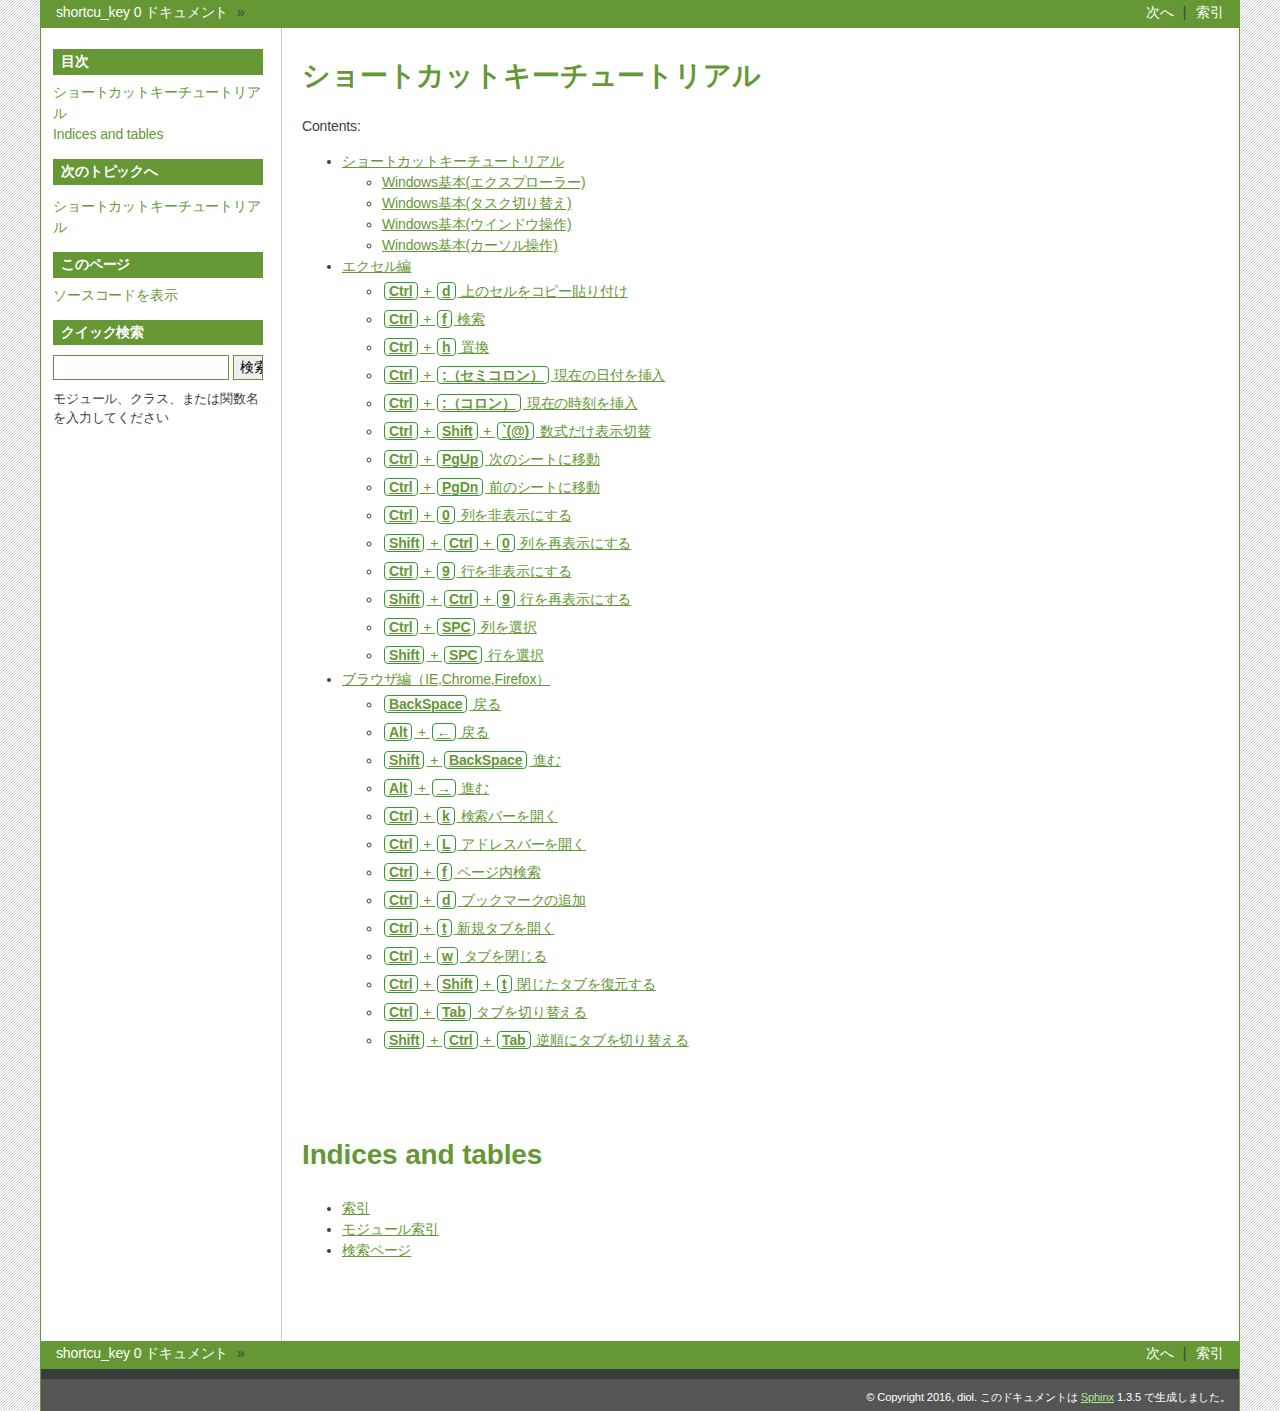
<file: _build/html/index.html>
<!DOCTYPE html PUBLIC "-//W3C//DTD XHTML 1.0 Transitional//EN"
  "http://www.w3.org/TR/xhtml1/DTD/xhtml1-transitional.dtd">


<html xmlns="http://www.w3.org/1999/xhtml">
  <head>
    <meta http-equiv="Content-Type" content="text/html; charset=utf-8" />
    
    <title>ショートカットキーチュートリアル &mdash; shortcu_key 0 ドキュメント</title>
    
    <link rel="stylesheet" href="_static/trstyle.css" type="text/css" />
    <link rel="stylesheet" href="_static/pygments.css" type="text/css" />
    <link rel="stylesheet" href="_static/user.css" type="text/css" />
    
    <script type="text/javascript">
      var DOCUMENTATION_OPTIONS = {
        URL_ROOT:    './',
        VERSION:     '0',
        COLLAPSE_INDEX: false,
        FILE_SUFFIX: '.html',
        HAS_SOURCE:  true
      };
    </script>
    <script type="text/javascript" src="_static/jquery.js"></script>
    <script type="text/javascript" src="_static/underscore.js"></script>
    <script type="text/javascript" src="_static/doctools.js"></script>
    <script type="text/javascript" src="_static/translations.js"></script>
    <link rel="top" title="shortcu_key 0 ドキュメント" href="#" />
    <link rel="next" title="ショートカットキーチュートリアル" href="basic.html" /> 
  </head>
  <body role="document">
    <div class="related" role="navigation" aria-label="related navigation">
      <h3>ナビゲーション</h3>
      <ul>
        <li class="right" style="margin-right: 10px">
          <a href="genindex.html" title="総合索引"
             accesskey="I">索引</a></li>
        <li class="right" >
          <a href="basic.html" title="ショートカットキーチュートリアル"
             accesskey="N">次へ</a> |</li>
        <li class="nav-item nav-item-0"><a href="#">shortcu_key 0 ドキュメント</a> &raquo;</li> 
      </ul>
    </div>
      <div class="sphinxsidebar" role="navigation" aria-label="main navigation">
        <div class="sphinxsidebarwrapper">
  <h3><a href="#">目次</a></h3>
  <ul>
<li><a class="reference internal" href="#">ショートカットキーチュートリアル</a></li>
<li><a class="reference internal" href="#indices-and-tables">Indices and tables</a></li>
</ul>

  <h4>次のトピックへ</h4>
  <p class="topless"><a href="basic.html"
                        title="次の章へ">ショートカットキーチュートリアル</a></p>
  <div role="note" aria-label="source link">
    <h3>このページ</h3>
    <ul class="this-page-menu">
      <li><a href="_sources/index.txt"
            rel="nofollow">ソースコードを表示</a></li>
    </ul>
   </div>
<div id="searchbox" style="display: none" role="search">
  <h3>クイック検索</h3>
    <form class="search" action="search.html" method="get">
      <input type="text" name="q" />
      <input type="submit" value="検索" />
      <input type="hidden" name="check_keywords" value="yes" />
      <input type="hidden" name="area" value="default" />
    </form>
    <p class="searchtip" style="font-size: 90%">
    モジュール、クラス、または関数名を入力してください
    </p>
</div>
<script type="text/javascript">$('#searchbox').show(0);</script>
        </div>
      </div>

    <div class="document">
      <div class="documentwrapper">
        <div class="bodywrapper">
          <div class="body" role="main">
            
  <div class="section" id="id1">
<h1>ショートカットキーチュートリアル<a class="headerlink" href="#id1" title="このヘッドラインへのパーマリンク">¶</a></h1>
<p>Contents:</p>
<div class="toctree-wrapper compound">
<ul>
<li class="toctree-l1"><a class="reference internal" href="basic.html">ショートカットキーチュートリアル</a><ul>
<li class="toctree-l2"><a class="reference internal" href="basic.html#windows">Windows基本(エクスプローラー)</a></li>
<li class="toctree-l2"><a class="reference internal" href="basic.html#id2">Windows基本(タスク切り替え)</a></li>
<li class="toctree-l2"><a class="reference internal" href="basic.html#id3">Windows基本(ウインドウ操作)</a></li>
<li class="toctree-l2"><a class="reference internal" href="basic.html#id8">Windows基本(カーソル操作)</a></li>
</ul>
</li>
<li class="toctree-l1"><a class="reference internal" href="excel.html">エクセル編</a><ul>
<li class="toctree-l2"><a class="reference internal" href="excel.html#ctrl-d"><strong>Ctrl</strong> + <strong>d</strong> 上のセルをコピー貼り付け</a></li>
<li class="toctree-l2"><a class="reference internal" href="excel.html#ctrl-f"><strong>Ctrl</strong> + <strong>f</strong> 検索</a></li>
<li class="toctree-l2"><a class="reference internal" href="excel.html#ctrl-h"><strong>Ctrl</strong> + <strong>h</strong> 置換</a></li>
<li class="toctree-l2"><a class="reference internal" href="excel.html#ctrl"><strong>Ctrl</strong> + <strong>;（セミコロン）</strong> 現在の日付を挿入</a></li>
<li class="toctree-l2"><a class="reference internal" href="excel.html#id2"><strong>Ctrl</strong> + <strong>:（コロン）</strong> 現在の時刻を挿入</a></li>
<li class="toctree-l2"><a class="reference internal" href="excel.html#ctrl-shift"><strong>Ctrl</strong> + <strong>Shift</strong> + <strong>`(&#64;)</strong> 数式だけ表示切替</a></li>
<li class="toctree-l2"><a class="reference internal" href="excel.html#ctrl-pgup"><strong>Ctrl</strong> + <strong>PgUp</strong> 次のシートに移動</a></li>
<li class="toctree-l2"><a class="reference internal" href="excel.html#ctrl-pgdn"><strong>Ctrl</strong> + <strong>PgDn</strong> 前のシートに移動</a></li>
<li class="toctree-l2"><a class="reference internal" href="excel.html#ctrl-0"><strong>Ctrl</strong> + <strong>0</strong> 列を非表示にする</a></li>
<li class="toctree-l2"><a class="reference internal" href="excel.html#shift-ctrl-0"><strong>Shift</strong> + <strong>Ctrl</strong> + <strong>0</strong> 列を再表示にする</a></li>
<li class="toctree-l2"><a class="reference internal" href="excel.html#ctrl-9"><strong>Ctrl</strong> + <strong>9</strong> 行を非表示にする</a></li>
<li class="toctree-l2"><a class="reference internal" href="excel.html#shift-ctrl-9"><strong>Shift</strong> + <strong>Ctrl</strong> + <strong>9</strong> 行を再表示にする</a></li>
<li class="toctree-l2"><a class="reference internal" href="excel.html#ctrl-spc"><strong>Ctrl</strong> + <strong>SPC</strong> 列を選択</a></li>
<li class="toctree-l2"><a class="reference internal" href="excel.html#shift-spc"><strong>Shift</strong> + <strong>SPC</strong> 行を選択</a></li>
</ul>
</li>
<li class="toctree-l1"><a class="reference internal" href="browser.html">ブラウザ編（IE,Chrome,Firefox）</a><ul>
<li class="toctree-l2"><a class="reference internal" href="browser.html#backspace"><strong>BackSpace</strong> 戻る</a></li>
<li class="toctree-l2"><a class="reference internal" href="browser.html#alt"><strong>Alt</strong> + <strong>←</strong> 戻る</a></li>
<li class="toctree-l2"><a class="reference internal" href="browser.html#shift-backspace"><strong>Shift</strong> +  <strong>BackSpace</strong> 進む</a></li>
<li class="toctree-l2"><a class="reference internal" href="browser.html#id1"><strong>Alt</strong> + <strong>→</strong> 進む</a></li>
<li class="toctree-l2"><a class="reference internal" href="browser.html#ctrl-k"><strong>Ctrl</strong> + <strong>k</strong> 検索バーを開く</a></li>
<li class="toctree-l2"><a class="reference internal" href="browser.html#ctrl-l"><strong>Ctrl</strong> + <strong>L</strong> アドレスバーを開く</a></li>
<li class="toctree-l2"><a class="reference internal" href="browser.html#ctrl-f"><strong>Ctrl</strong> + <strong>f</strong> ページ内検索</a></li>
<li class="toctree-l2"><a class="reference internal" href="browser.html#ctrl-d"><strong>Ctrl</strong> + <strong>d</strong> ブックマークの追加</a></li>
<li class="toctree-l2"><a class="reference internal" href="browser.html#ctrl-t"><strong>Ctrl</strong> + <strong>t</strong> 新規タブを開く</a></li>
<li class="toctree-l2"><a class="reference internal" href="browser.html#ctrl-w"><strong>Ctrl</strong> + <strong>w</strong> タブを閉じる</a></li>
<li class="toctree-l2"><a class="reference internal" href="browser.html#ctrl-shift-t"><strong>Ctrl</strong> + <strong>Shift</strong>  + <strong>t</strong> 閉じたタブを復元する</a></li>
<li class="toctree-l2"><a class="reference internal" href="browser.html#ctrl-tab"><strong>Ctrl</strong> + <strong>Tab</strong> タブを切り替える</a></li>
<li class="toctree-l2"><a class="reference internal" href="browser.html#shift-ctrl-tab"><strong>Shift</strong> + <strong>Ctrl</strong> + <strong>Tab</strong> 逆順にタブを切り替える</a></li>
</ul>
</li>
</ul>
</div>
</div>
<div class="section" id="indices-and-tables">
<h1>Indices and tables<a class="headerlink" href="#indices-and-tables" title="このヘッドラインへのパーマリンク">¶</a></h1>
<ul class="simple">
<li><a class="reference internal" href="genindex.html"><span>索引</span></a></li>
<li><a class="reference internal" href="py-modindex.html"><span>モジュール索引</span></a></li>
<li><a class="reference internal" href="search.html"><span>検索ページ</span></a></li>
</ul>
</div>


          </div>
        </div>
      </div>
      <div class="clearer"></div>
    </div>
    <div class="related" role="navigation" aria-label="related navigation">
      <h3>ナビゲーション</h3>
      <ul>
        <li class="right" style="margin-right: 10px">
          <a href="genindex.html" title="総合索引"
             >索引</a></li>
        <li class="right" >
          <a href="basic.html" title="ショートカットキーチュートリアル"
             >次へ</a> |</li>
        <li class="nav-item nav-item-0"><a href="#">shortcu_key 0 ドキュメント</a> &raquo;</li> 
      </ul>
    </div>
    <div class="footer" role="contentinfo">
        &copy; Copyright 2016, diol.
      このドキュメントは <a href="http://sphinx-doc.org/">Sphinx</a> 1.3.5 で生成しました。
    </div>
  </body>
</html>
</file>
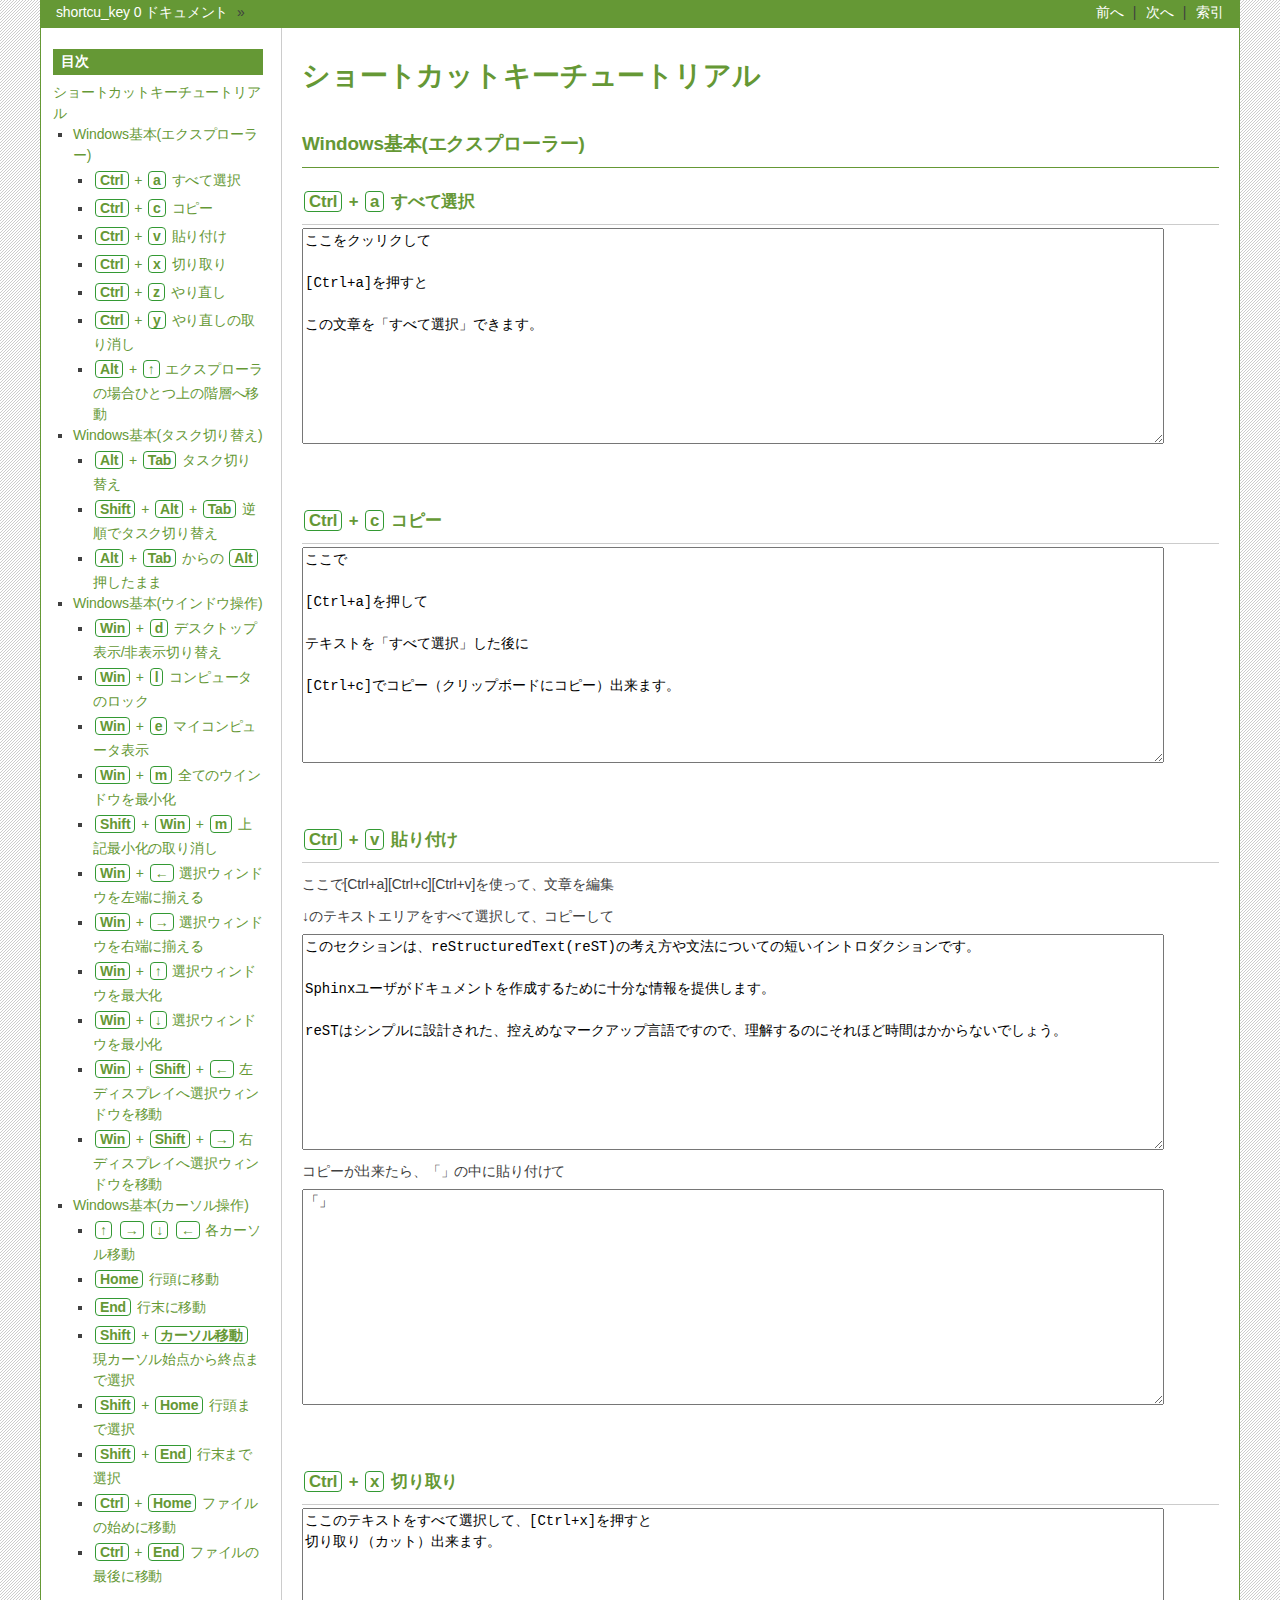
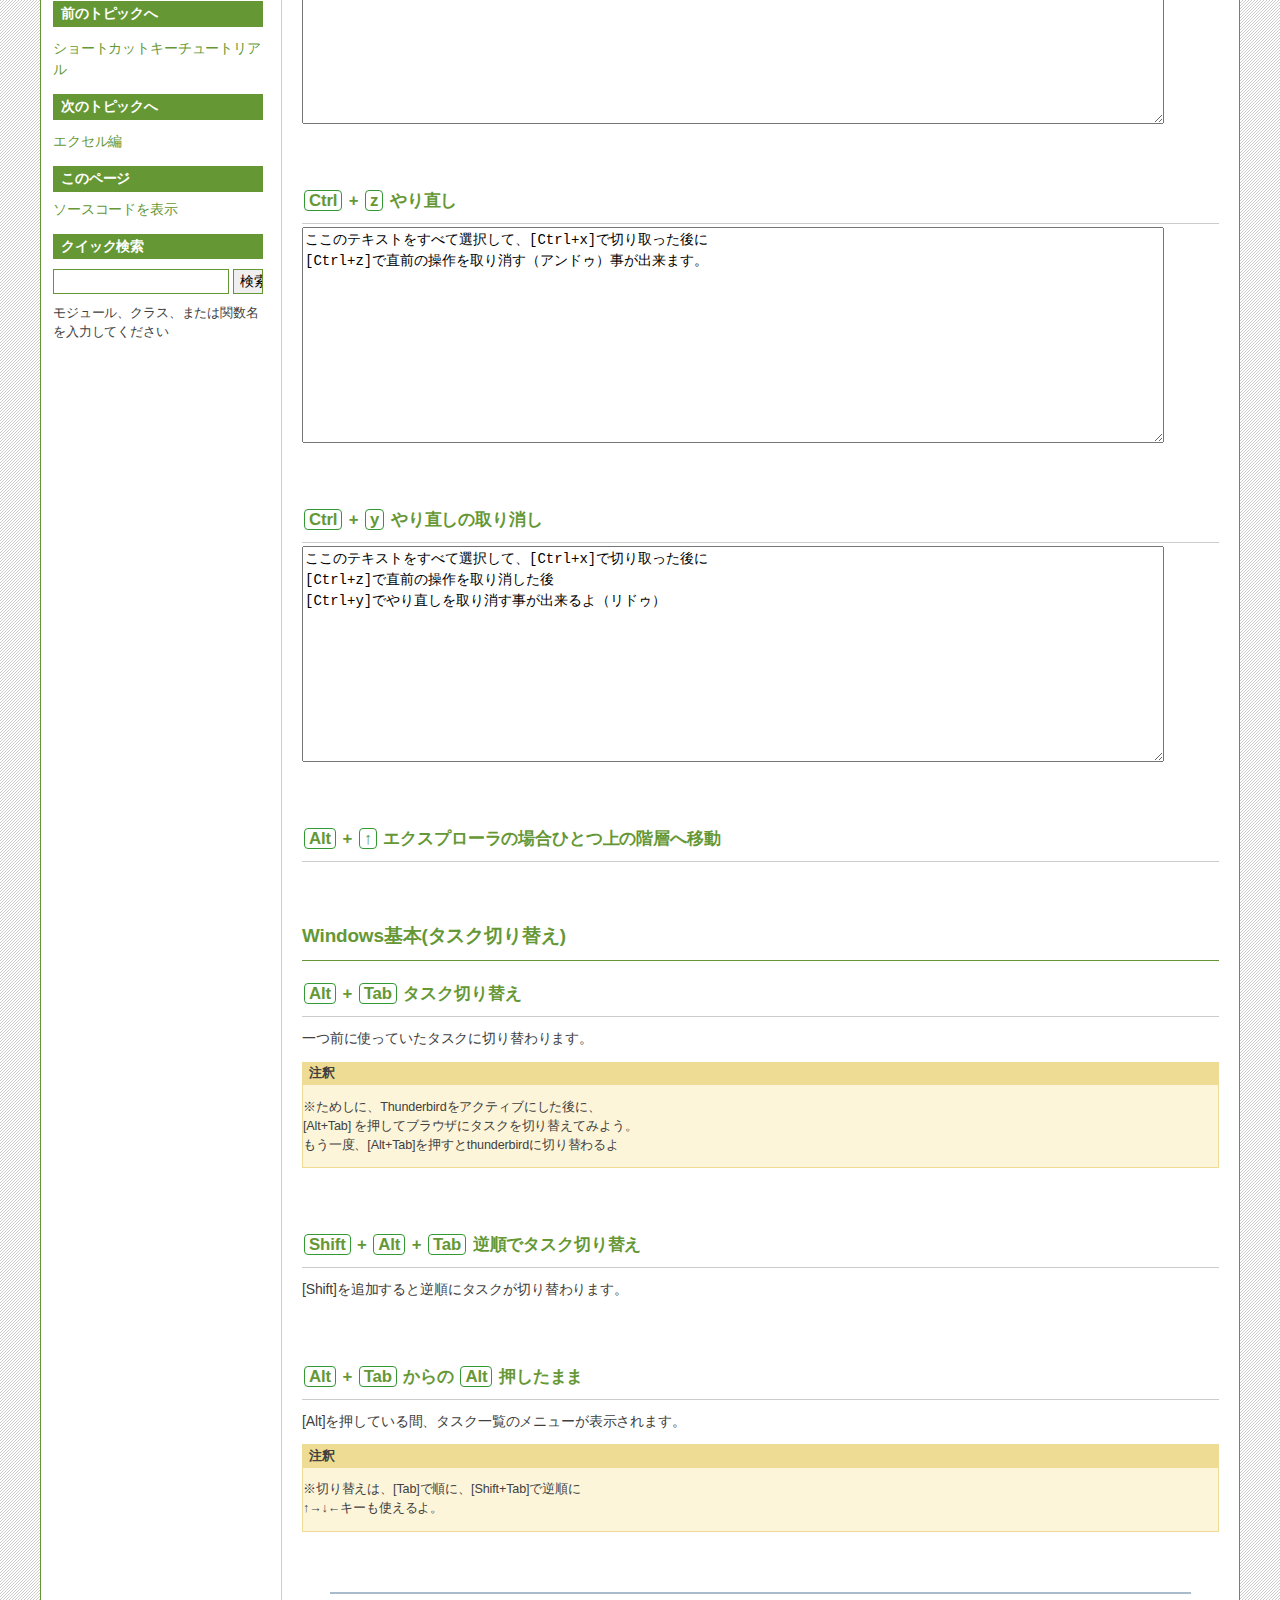
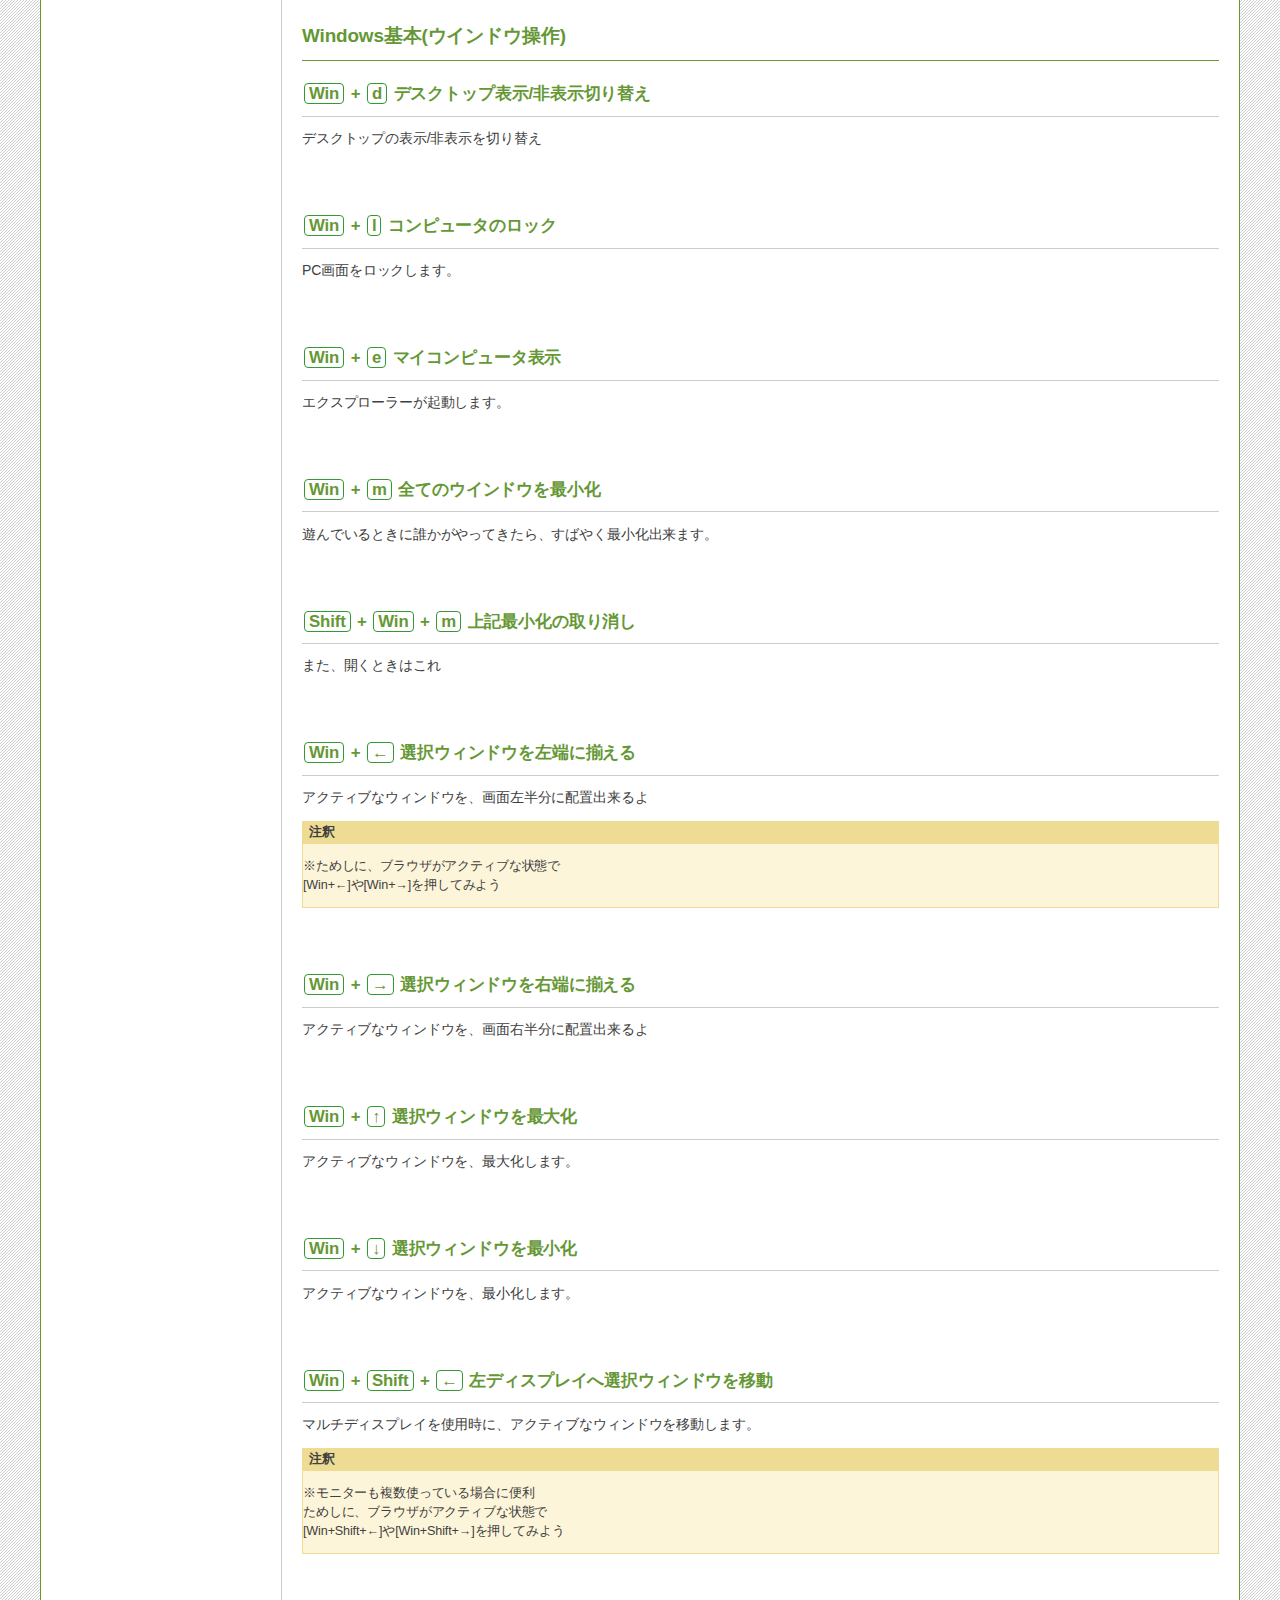
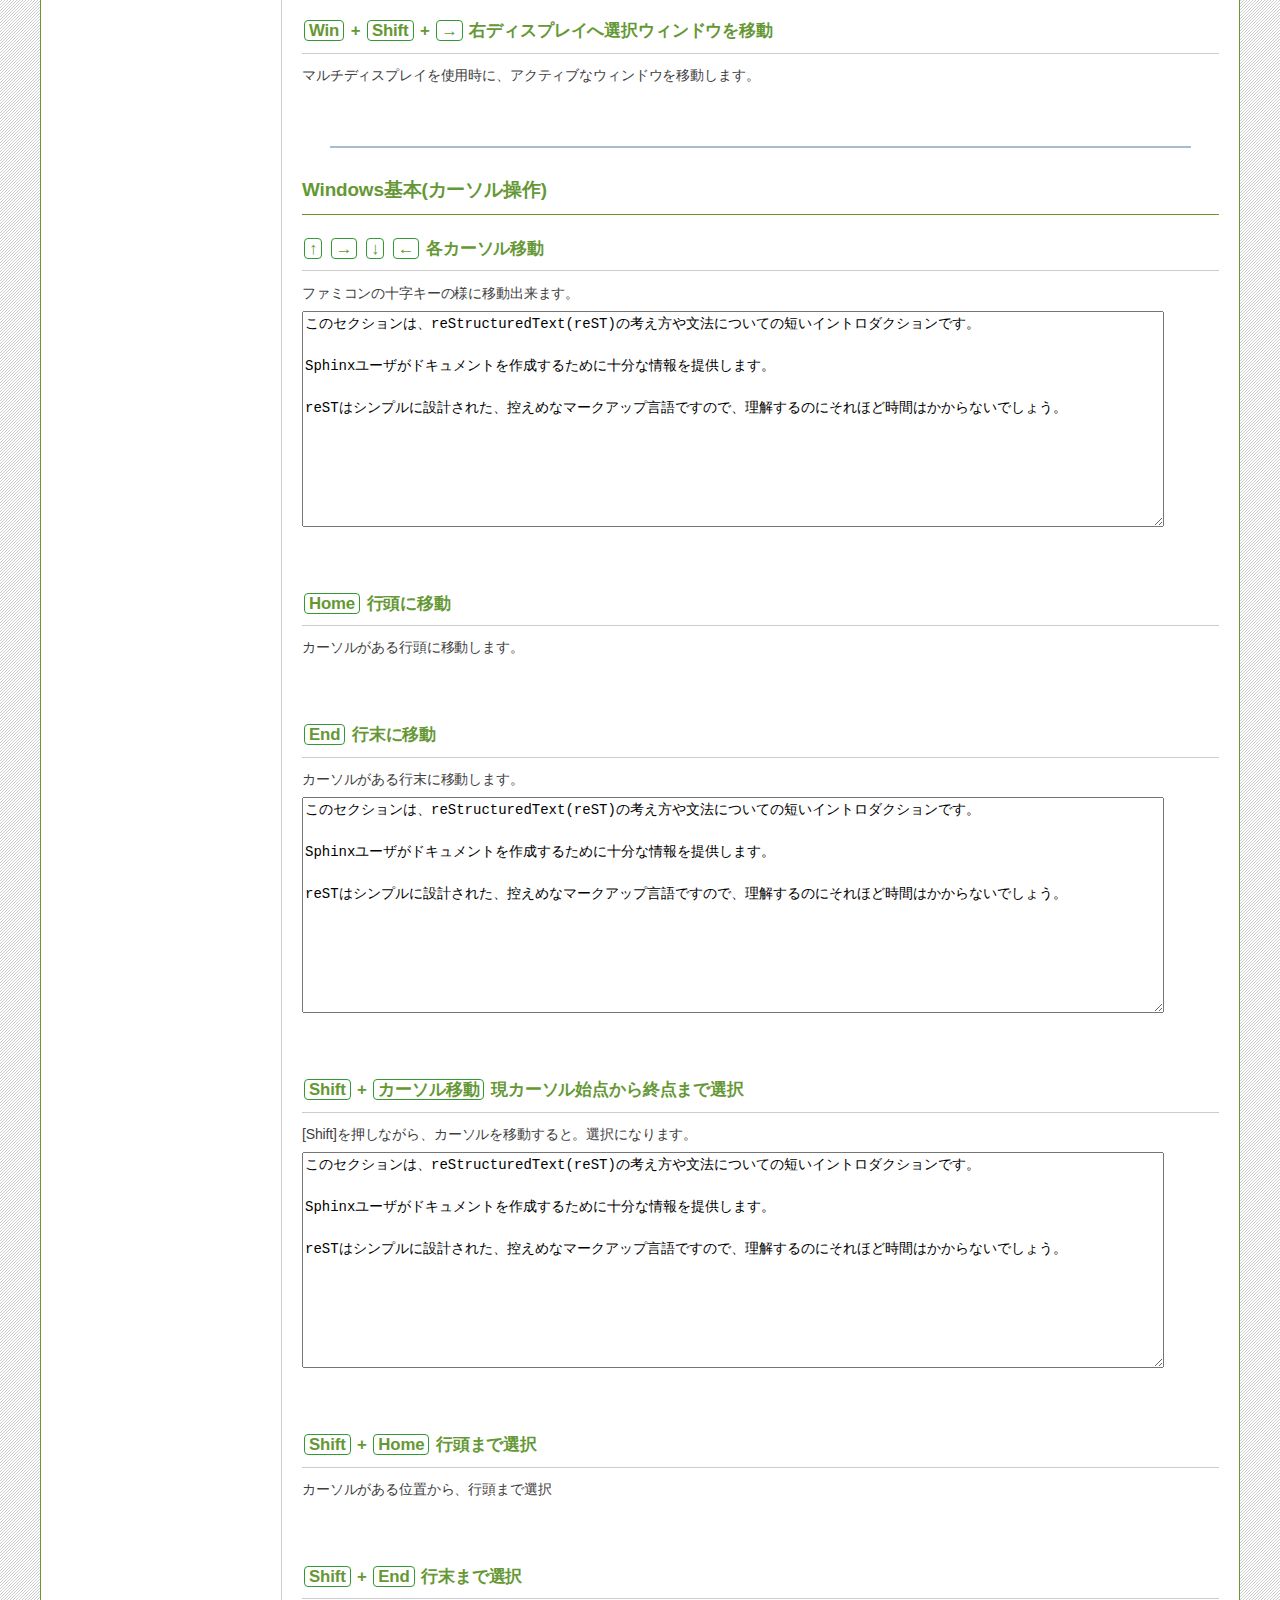
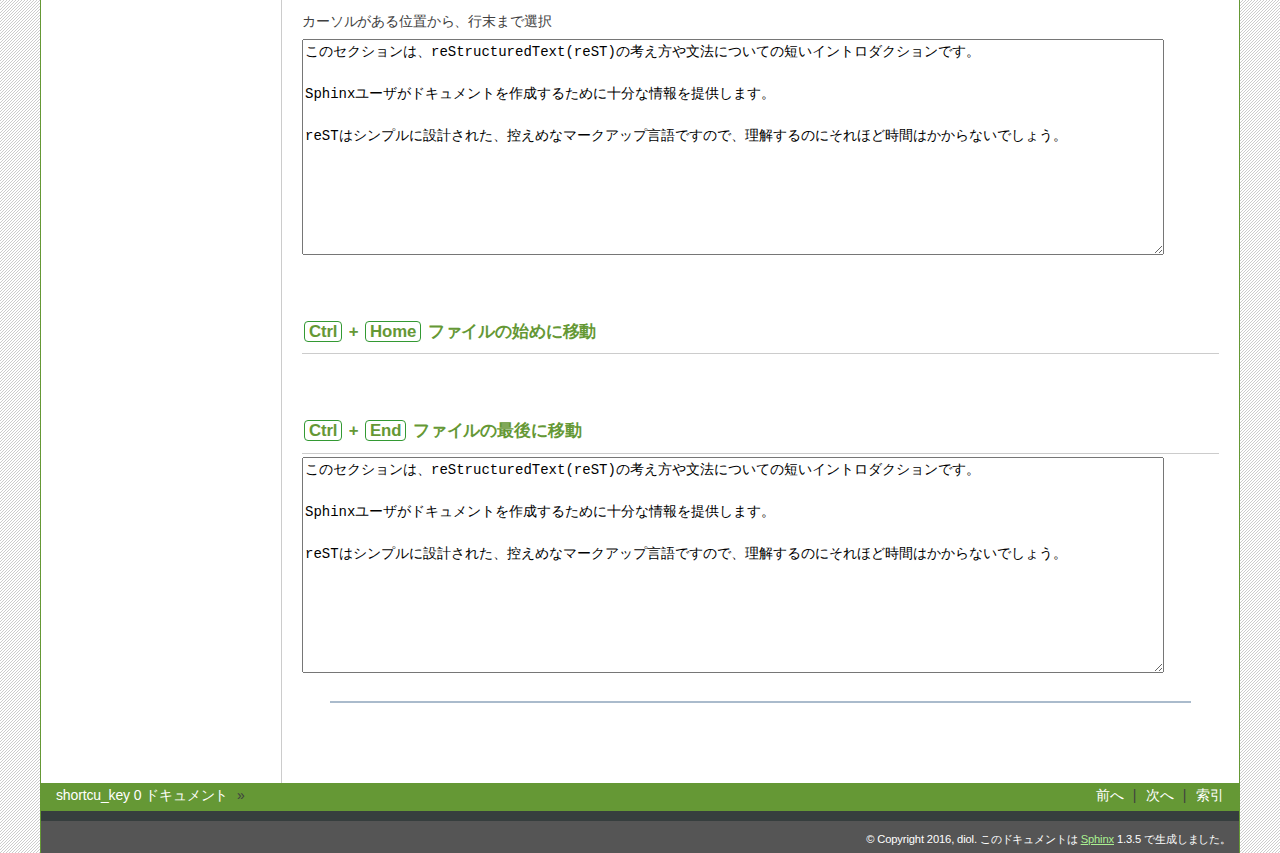
<file: _build/html/basic.html>
<!DOCTYPE html PUBLIC "-//W3C//DTD XHTML 1.0 Transitional//EN"
  "http://www.w3.org/TR/xhtml1/DTD/xhtml1-transitional.dtd">


<html xmlns="http://www.w3.org/1999/xhtml">
  <head>
    <meta http-equiv="Content-Type" content="text/html; charset=utf-8" />
    
    <title>ショートカットキーチュートリアル &mdash; shortcu_key 0 ドキュメント</title>
    
    <link rel="stylesheet" href="_static/trstyle.css" type="text/css" />
    <link rel="stylesheet" href="_static/pygments.css" type="text/css" />
    <link rel="stylesheet" href="_static/user.css" type="text/css" />
    
    <script type="text/javascript">
      var DOCUMENTATION_OPTIONS = {
        URL_ROOT:    './',
        VERSION:     '0',
        COLLAPSE_INDEX: false,
        FILE_SUFFIX: '.html',
        HAS_SOURCE:  true
      };
    </script>
    <script type="text/javascript" src="_static/jquery.js"></script>
    <script type="text/javascript" src="_static/underscore.js"></script>
    <script type="text/javascript" src="_static/doctools.js"></script>
    <script type="text/javascript" src="_static/translations.js"></script>
    <link rel="top" title="shortcu_key 0 ドキュメント" href="index.html" />
    <link rel="next" title="エクセル編" href="excel.html" />
    <link rel="prev" title="ショートカットキーチュートリアル" href="index.html" /> 
  </head>
  <body role="document">
    <div class="related" role="navigation" aria-label="related navigation">
      <h3>ナビゲーション</h3>
      <ul>
        <li class="right" style="margin-right: 10px">
          <a href="genindex.html" title="総合索引"
             accesskey="I">索引</a></li>
        <li class="right" >
          <a href="excel.html" title="エクセル編"
             accesskey="N">次へ</a> |</li>
        <li class="right" >
          <a href="index.html" title="ショートカットキーチュートリアル"
             accesskey="P">前へ</a> |</li>
        <li class="nav-item nav-item-0"><a href="index.html">shortcu_key 0 ドキュメント</a> &raquo;</li> 
      </ul>
    </div>
      <div class="sphinxsidebar" role="navigation" aria-label="main navigation">
        <div class="sphinxsidebarwrapper">
  <h3><a href="index.html">目次</a></h3>
  <ul>
<li><a class="reference internal" href="#">ショートカットキーチュートリアル</a><ul>
<li><a class="reference internal" href="#windows">Windows基本(エクスプローラー)</a><ul>
<li><a class="reference internal" href="#ctrl-a"><strong>Ctrl</strong> + <strong>a</strong>  すべて選択</a></li>
<li><a class="reference internal" href="#ctrl-c"><strong>Ctrl</strong> + <strong>c</strong> コピー</a></li>
<li><a class="reference internal" href="#ctrl-v"><strong>Ctrl</strong> + <strong>v</strong> 貼り付け</a></li>
<li><a class="reference internal" href="#ctrl-x"><strong>Ctrl</strong> + <strong>x</strong> 切り取り</a></li>
<li><a class="reference internal" href="#ctrl-z"><strong>Ctrl</strong> + <strong>z</strong> やり直し</a></li>
<li><a class="reference internal" href="#ctrl-y"><strong>Ctrl</strong> + <strong>y</strong> やり直しの取り消し</a></li>
<li><a class="reference internal" href="#alt"><strong>Alt</strong> + <strong>↑</strong> エクスプローラの場合ひとつ上の階層へ移動</a></li>
</ul>
</li>
<li><a class="reference internal" href="#id2">Windows基本(タスク切り替え)</a><ul>
<li><a class="reference internal" href="#alt-tab"><strong>Alt</strong> + <strong>Tab</strong> タスク切り替え</a></li>
<li><a class="reference internal" href="#shift-alt-tab"><strong>Shift</strong> + <strong>Alt</strong> + <strong>Tab</strong> 逆順でタスク切り替え</a></li>
<li><a class="reference internal" href="#alt-tab-alt"><strong>Alt</strong> + <strong>Tab</strong> からの <strong>Alt</strong> 押したまま</a></li>
</ul>
</li>
<li><a class="reference internal" href="#id3">Windows基本(ウインドウ操作)</a><ul>
<li><a class="reference internal" href="#win-d"><strong>Win</strong> + <strong>d</strong> デスクトップ表示/非表示切り替え</a></li>
<li><a class="reference internal" href="#win-l"><strong>Win</strong> + <strong>l</strong> コンピュータのロック</a></li>
<li><a class="reference internal" href="#win-e"><strong>Win</strong> + <strong>e</strong> マイコンピュータ表示</a></li>
<li><a class="reference internal" href="#win-m"><strong>Win</strong> + <strong>m</strong> 全てのウインドウを最小化</a></li>
<li><a class="reference internal" href="#shift-win-m"><strong>Shift</strong> + <strong>Win</strong> + <strong>m</strong> 上記最小化の取り消し</a></li>
<li><a class="reference internal" href="#win"><strong>Win</strong> + <strong>←</strong> 選択ウィンドウを左端に揃える</a></li>
<li><a class="reference internal" href="#id4"><strong>Win</strong> + <strong>→</strong> 選択ウィンドウを右端に揃える</a></li>
<li><a class="reference internal" href="#id5"><strong>Win</strong> + <strong>↑</strong> 選択ウィンドウを最大化</a></li>
<li><a class="reference internal" href="#id6"><strong>Win</strong> + <strong>↓</strong> 選択ウィンドウを最小化</a></li>
<li><a class="reference internal" href="#win-shift"><strong>Win</strong> + <strong>Shift</strong> + <strong>←</strong> 左ディスプレイへ選択ウィンドウを移動</a></li>
<li><a class="reference internal" href="#id7"><strong>Win</strong> + <strong>Shift</strong> + <strong>→</strong> 右ディスプレイへ選択ウィンドウを移動</a></li>
</ul>
</li>
<li><a class="reference internal" href="#id8">Windows基本(カーソル操作)</a><ul>
<li><a class="reference internal" href="#id9"><strong>↑</strong>  <strong>→</strong>  <strong>↓</strong>  <strong>←</strong> 各カーソル移動</a></li>
<li><a class="reference internal" href="#home"><strong>Home</strong> 行頭に移動</a></li>
<li><a class="reference internal" href="#end"><strong>End</strong> 行末に移動</a></li>
<li><a class="reference internal" href="#shift"><strong>Shift</strong> + <strong>カーソル移動</strong> 現カーソル始点から終点まで選択</a></li>
<li><a class="reference internal" href="#shift-home"><strong>Shift</strong> + <strong>Home</strong> 行頭まで選択</a></li>
<li><a class="reference internal" href="#shift-end"><strong>Shift</strong> + <strong>End</strong> 行末まで選択</a></li>
<li><a class="reference internal" href="#ctrl-home"><strong>Ctrl</strong> + <strong>Home</strong> ファイルの始めに移動</a></li>
<li><a class="reference internal" href="#ctrl-end"><strong>Ctrl</strong> + <strong>End</strong> ファイルの最後に移動</a></li>
</ul>
</li>
</ul>
</li>
</ul>

  <h4>前のトピックへ</h4>
  <p class="topless"><a href="index.html"
                        title="前の章へ">ショートカットキーチュートリアル</a></p>
  <h4>次のトピックへ</h4>
  <p class="topless"><a href="excel.html"
                        title="次の章へ">エクセル編</a></p>
  <div role="note" aria-label="source link">
    <h3>このページ</h3>
    <ul class="this-page-menu">
      <li><a href="_sources/basic.txt"
            rel="nofollow">ソースコードを表示</a></li>
    </ul>
   </div>
<div id="searchbox" style="display: none" role="search">
  <h3>クイック検索</h3>
    <form class="search" action="search.html" method="get">
      <input type="text" name="q" />
      <input type="submit" value="検索" />
      <input type="hidden" name="check_keywords" value="yes" />
      <input type="hidden" name="area" value="default" />
    </form>
    <p class="searchtip" style="font-size: 90%">
    モジュール、クラス、または関数名を入力してください
    </p>
</div>
<script type="text/javascript">$('#searchbox').show(0);</script>
        </div>
      </div>

    <div class="document">
      <div class="documentwrapper">
        <div class="bodywrapper">
          <div class="body" role="main">
            
  <div class="section" id="id1">
<h1>ショートカットキーチュートリアル<a class="headerlink" href="#id1" title="このヘッドラインへのパーマリンク">¶</a></h1>
<div class="section" id="windows">
<h2>Windows基本(エクスプローラー)<a class="headerlink" href="#windows" title="このヘッドラインへのパーマリンク">¶</a></h2>
<div class="section" id="ctrl-a">
<h3><strong>Ctrl</strong> + <strong>a</strong>  すべて選択<a class="headerlink" href="#ctrl-a" title="このヘッドラインへのパーマリンク">¶</a></h3>
<textarea rows="10" cols="100">
ここをクッリクして

[Ctrl+a]を押すと

この文章を「すべて選択」できます。

</textarea></div>
<div class="section" id="ctrl-c">
<h3><strong>Ctrl</strong> + <strong>c</strong> コピー<a class="headerlink" href="#ctrl-c" title="このヘッドラインへのパーマリンク">¶</a></h3>
<textarea rows="10" cols="100">
ここで

[Ctrl+a]を押して

テキストを「すべて選択」した後に

[Ctrl+c]でコピー（クリップボードにコピー）出来ます。



</textarea></div>
<div class="section" id="ctrl-v">
<h3><strong>Ctrl</strong> + <strong>v</strong> 貼り付け<a class="headerlink" href="#ctrl-v" title="このヘッドラインへのパーマリンク">¶</a></h3>
<p>ここで[Ctrl+a][Ctrl+c][Ctrl+v]を使って、文章を編集</p>
<p>↓のテキストエリアをすべて選択して、コピーして</p>
<textarea rows="10" cols="100">
このセクションは、reStructuredText(reST)の考え方や文法についての短いイントロダクションです。

Sphinxユーザがドキュメントを作成するために十分な情報を提供します。

reSTはシンプルに設計された、控えめなマークアップ言語ですので、理解するのにそれほど時間はかからないでしょう。</textarea><p>コピーが出来たら、「」の中に貼り付けて</p>
<textarea rows="10" cols="100">
「」
</textarea></div>
<div class="section" id="ctrl-x">
<h3><strong>Ctrl</strong> + <strong>x</strong> 切り取り<a class="headerlink" href="#ctrl-x" title="このヘッドラインへのパーマリンク">¶</a></h3>
<textarea rows="10" cols="100">
ここのテキストをすべて選択して、[Ctrl+x]を押すと
切り取り（カット）出来ます。

</textarea></div>
<div class="section" id="ctrl-z">
<h3><strong>Ctrl</strong> + <strong>z</strong> やり直し<a class="headerlink" href="#ctrl-z" title="このヘッドラインへのパーマリンク">¶</a></h3>
<textarea rows="10" cols="100">
ここのテキストをすべて選択して、[Ctrl+x]で切り取った後に
[Ctrl+z]で直前の操作を取り消す（アンドゥ）事が出来ます。

</textarea></div>
<div class="section" id="ctrl-y">
<h3><strong>Ctrl</strong> + <strong>y</strong> やり直しの取り消し<a class="headerlink" href="#ctrl-y" title="このヘッドラインへのパーマリンク">¶</a></h3>
<textarea rows="10" cols="100">
ここのテキストをすべて選択して、[Ctrl+x]で切り取った後に
[Ctrl+z]で直前の操作を取り消した後
[Ctrl+y]でやり直しを取り消す事が出来るよ（リドゥ）

</textarea></div>
<div class="section" id="alt">
<h3><strong>Alt</strong> + <strong>↑</strong> エクスプローラの場合ひとつ上の階層へ移動<a class="headerlink" href="#alt" title="このヘッドラインへのパーマリンク">¶</a></h3>
</div>
</div>
<div class="section" id="id2">
<h2>Windows基本(タスク切り替え)<a class="headerlink" href="#id2" title="このヘッドラインへのパーマリンク">¶</a></h2>
<div class="section" id="alt-tab">
<h3><strong>Alt</strong> + <strong>Tab</strong> タスク切り替え<a class="headerlink" href="#alt-tab" title="このヘッドラインへのパーマリンク">¶</a></h3>
<p>一つ前に使っていたタスクに切り替わります。</p>
<div class="admonition note">
<p class="first admonition-title">注釈</p>
<div class="last line-block">
<div class="line">※ためしに、Thunderbirdをアクティブにした後に、</div>
<div class="line">[Alt+Tab] を押してブラウザにタスクを切り替えてみよう。</div>
<div class="line">もう一度、[Alt+Tab]を押すとthunderbirdに切り替わるよ</div>
</div>
</div>
</div>
<div class="section" id="shift-alt-tab">
<h3><strong>Shift</strong> + <strong>Alt</strong> + <strong>Tab</strong> 逆順でタスク切り替え<a class="headerlink" href="#shift-alt-tab" title="このヘッドラインへのパーマリンク">¶</a></h3>
<p>[Shift]を追加すると逆順にタスクが切り替わります。</p>
</div>
<div class="section" id="alt-tab-alt">
<h3><strong>Alt</strong> + <strong>Tab</strong> からの <strong>Alt</strong> 押したまま<a class="headerlink" href="#alt-tab-alt" title="このヘッドラインへのパーマリンク">¶</a></h3>
<p>[Alt]を押している間、タスク一覧のメニューが表示されます。</p>
<div class="admonition note">
<p class="first admonition-title">注釈</p>
<div class="last line-block">
<div class="line">※切り替えは、[Tab]で順に、[Shift+Tab]で逆順に</div>
<div class="line">↑→↓←キーも使えるよ。</div>
</div>
</div>
</div>
</div>
<hr class="docutils" />
<div class="section" id="id3">
<h2>Windows基本(ウインドウ操作)<a class="headerlink" href="#id3" title="このヘッドラインへのパーマリンク">¶</a></h2>
<div class="section" id="win-d">
<h3><strong>Win</strong> + <strong>d</strong> デスクトップ表示/非表示切り替え<a class="headerlink" href="#win-d" title="このヘッドラインへのパーマリンク">¶</a></h3>
<p>デスクトップの表示/非表示を切り替え</p>
</div>
<div class="section" id="win-l">
<h3><strong>Win</strong> + <strong>l</strong> コンピュータのロック<a class="headerlink" href="#win-l" title="このヘッドラインへのパーマリンク">¶</a></h3>
<p>PC画面をロックします。</p>
</div>
<div class="section" id="win-e">
<h3><strong>Win</strong> + <strong>e</strong> マイコンピュータ表示<a class="headerlink" href="#win-e" title="このヘッドラインへのパーマリンク">¶</a></h3>
<p>エクスプローラーが起動します。</p>
</div>
<div class="section" id="win-m">
<h3><strong>Win</strong> + <strong>m</strong> 全てのウインドウを最小化<a class="headerlink" href="#win-m" title="このヘッドラインへのパーマリンク">¶</a></h3>
<p>遊んでいるときに誰かがやってきたら、すばやく最小化出来ます。</p>
</div>
<div class="section" id="shift-win-m">
<h3><strong>Shift</strong> + <strong>Win</strong> + <strong>m</strong> 上記最小化の取り消し<a class="headerlink" href="#shift-win-m" title="このヘッドラインへのパーマリンク">¶</a></h3>
<p>また、開くときはこれ</p>
</div>
<div class="section" id="win">
<h3><strong>Win</strong> + <strong>←</strong> 選択ウィンドウを左端に揃える<a class="headerlink" href="#win" title="このヘッドラインへのパーマリンク">¶</a></h3>
<p>アクティブなウィンドウを、画面左半分に配置出来るよ</p>
<div class="admonition note">
<p class="first admonition-title">注釈</p>
<div class="last line-block">
<div class="line">※ためしに、ブラウザがアクティブな状態で</div>
<div class="line">[Win+←]や[Win+→]を押してみよう</div>
</div>
</div>
</div>
<div class="section" id="id4">
<h3><strong>Win</strong> + <strong>→</strong> 選択ウィンドウを右端に揃える<a class="headerlink" href="#id4" title="このヘッドラインへのパーマリンク">¶</a></h3>
<p>アクティブなウィンドウを、画面右半分に配置出来るよ</p>
</div>
<div class="section" id="id5">
<h3><strong>Win</strong> + <strong>↑</strong> 選択ウィンドウを最大化<a class="headerlink" href="#id5" title="このヘッドラインへのパーマリンク">¶</a></h3>
<p>アクティブなウィンドウを、最大化します。</p>
</div>
<div class="section" id="id6">
<h3><strong>Win</strong> + <strong>↓</strong> 選択ウィンドウを最小化<a class="headerlink" href="#id6" title="このヘッドラインへのパーマリンク">¶</a></h3>
<p>アクティブなウィンドウを、最小化します。</p>
</div>
<div class="section" id="win-shift">
<h3><strong>Win</strong> + <strong>Shift</strong> + <strong>←</strong> 左ディスプレイへ選択ウィンドウを移動<a class="headerlink" href="#win-shift" title="このヘッドラインへのパーマリンク">¶</a></h3>
<p>マルチディスプレイを使用時に、アクティブなウィンドウを移動します。</p>
<div class="admonition note">
<p class="first admonition-title">注釈</p>
<div class="last line-block">
<div class="line">※モニターも複数使っている場合に便利</div>
<div class="line">ためしに、ブラウザがアクティブな状態で</div>
<div class="line">[Win+Shift+←]や[Win+Shift+→]を押してみよう</div>
</div>
</div>
</div>
<div class="section" id="id7">
<h3><strong>Win</strong> + <strong>Shift</strong> + <strong>→</strong> 右ディスプレイへ選択ウィンドウを移動<a class="headerlink" href="#id7" title="このヘッドラインへのパーマリンク">¶</a></h3>
<p>マルチディスプレイを使用時に、アクティブなウィンドウを移動します。</p>
</div>
</div>
<hr class="docutils" />
<div class="section" id="id8">
<h2>Windows基本(カーソル操作)<a class="headerlink" href="#id8" title="このヘッドラインへのパーマリンク">¶</a></h2>
<div class="section" id="id9">
<h3><strong>↑</strong>  <strong>→</strong>  <strong>↓</strong>  <strong>←</strong> 各カーソル移動<a class="headerlink" href="#id9" title="このヘッドラインへのパーマリンク">¶</a></h3>
<p>ファミコンの十字キーの様に移動出来ます。</p>
<textarea rows="10" cols="100">
このセクションは、reStructuredText(reST)の考え方や文法についての短いイントロダクションです。

Sphinxユーザがドキュメントを作成するために十分な情報を提供します。

reSTはシンプルに設計された、控えめなマークアップ言語ですので、理解するのにそれほど時間はかからないでしょう。</textarea></div>
<div class="section" id="home">
<h3><strong>Home</strong> 行頭に移動<a class="headerlink" href="#home" title="このヘッドラインへのパーマリンク">¶</a></h3>
<p>カーソルがある行頭に移動します。</p>
</div>
<div class="section" id="end">
<h3><strong>End</strong> 行末に移動<a class="headerlink" href="#end" title="このヘッドラインへのパーマリンク">¶</a></h3>
<p>カーソルがある行末に移動します。</p>
<textarea rows="10" cols="100">
このセクションは、reStructuredText(reST)の考え方や文法についての短いイントロダクションです。

Sphinxユーザがドキュメントを作成するために十分な情報を提供します。

reSTはシンプルに設計された、控えめなマークアップ言語ですので、理解するのにそれほど時間はかからないでしょう。</textarea></div>
<div class="section" id="shift">
<h3><strong>Shift</strong> + <strong>カーソル移動</strong> 現カーソル始点から終点まで選択<a class="headerlink" href="#shift" title="このヘッドラインへのパーマリンク">¶</a></h3>
<p>[Shift]を押しながら、カーソルを移動すると。選択になります。</p>
<textarea rows="10" cols="100">
このセクションは、reStructuredText(reST)の考え方や文法についての短いイントロダクションです。

Sphinxユーザがドキュメントを作成するために十分な情報を提供します。

reSTはシンプルに設計された、控えめなマークアップ言語ですので、理解するのにそれほど時間はかからないでしょう。</textarea></div>
<div class="section" id="shift-home">
<h3><strong>Shift</strong> + <strong>Home</strong> 行頭まで選択<a class="headerlink" href="#shift-home" title="このヘッドラインへのパーマリンク">¶</a></h3>
<p>カーソルがある位置から、行頭まで選択</p>
</div>
<div class="section" id="shift-end">
<h3><strong>Shift</strong> + <strong>End</strong> 行末まで選択<a class="headerlink" href="#shift-end" title="このヘッドラインへのパーマリンク">¶</a></h3>
<p>カーソルがある位置から、行末まで選択</p>
<textarea rows="10" cols="100">
このセクションは、reStructuredText(reST)の考え方や文法についての短いイントロダクションです。

Sphinxユーザがドキュメントを作成するために十分な情報を提供します。

reSTはシンプルに設計された、控えめなマークアップ言語ですので、理解するのにそれほど時間はかからないでしょう。</textarea></div>
<div class="section" id="ctrl-home">
<h3><strong>Ctrl</strong> + <strong>Home</strong> ファイルの始めに移動<a class="headerlink" href="#ctrl-home" title="このヘッドラインへのパーマリンク">¶</a></h3>
</div>
<div class="section" id="ctrl-end">
<h3><strong>Ctrl</strong> + <strong>End</strong> ファイルの最後に移動<a class="headerlink" href="#ctrl-end" title="このヘッドラインへのパーマリンク">¶</a></h3>
<textarea rows="10" cols="100">
このセクションは、reStructuredText(reST)の考え方や文法についての短いイントロダクションです。

Sphinxユーザがドキュメントを作成するために十分な情報を提供します。

reSTはシンプルに設計された、控えめなマークアップ言語ですので、理解するのにそれほど時間はかからないでしょう。</textarea><hr class="docutils" />
</div>
</div>
</div>


          </div>
        </div>
      </div>
      <div class="clearer"></div>
    </div>
    <div class="related" role="navigation" aria-label="related navigation">
      <h3>ナビゲーション</h3>
      <ul>
        <li class="right" style="margin-right: 10px">
          <a href="genindex.html" title="総合索引"
             >索引</a></li>
        <li class="right" >
          <a href="excel.html" title="エクセル編"
             >次へ</a> |</li>
        <li class="right" >
          <a href="index.html" title="ショートカットキーチュートリアル"
             >前へ</a> |</li>
        <li class="nav-item nav-item-0"><a href="index.html">shortcu_key 0 ドキュメント</a> &raquo;</li> 
      </ul>
    </div>
    <div class="footer" role="contentinfo">
        &copy; Copyright 2016, diol.
      このドキュメントは <a href="http://sphinx-doc.org/">Sphinx</a> 1.3.5 で生成しました。
    </div>
  </body>
</html>
</file>
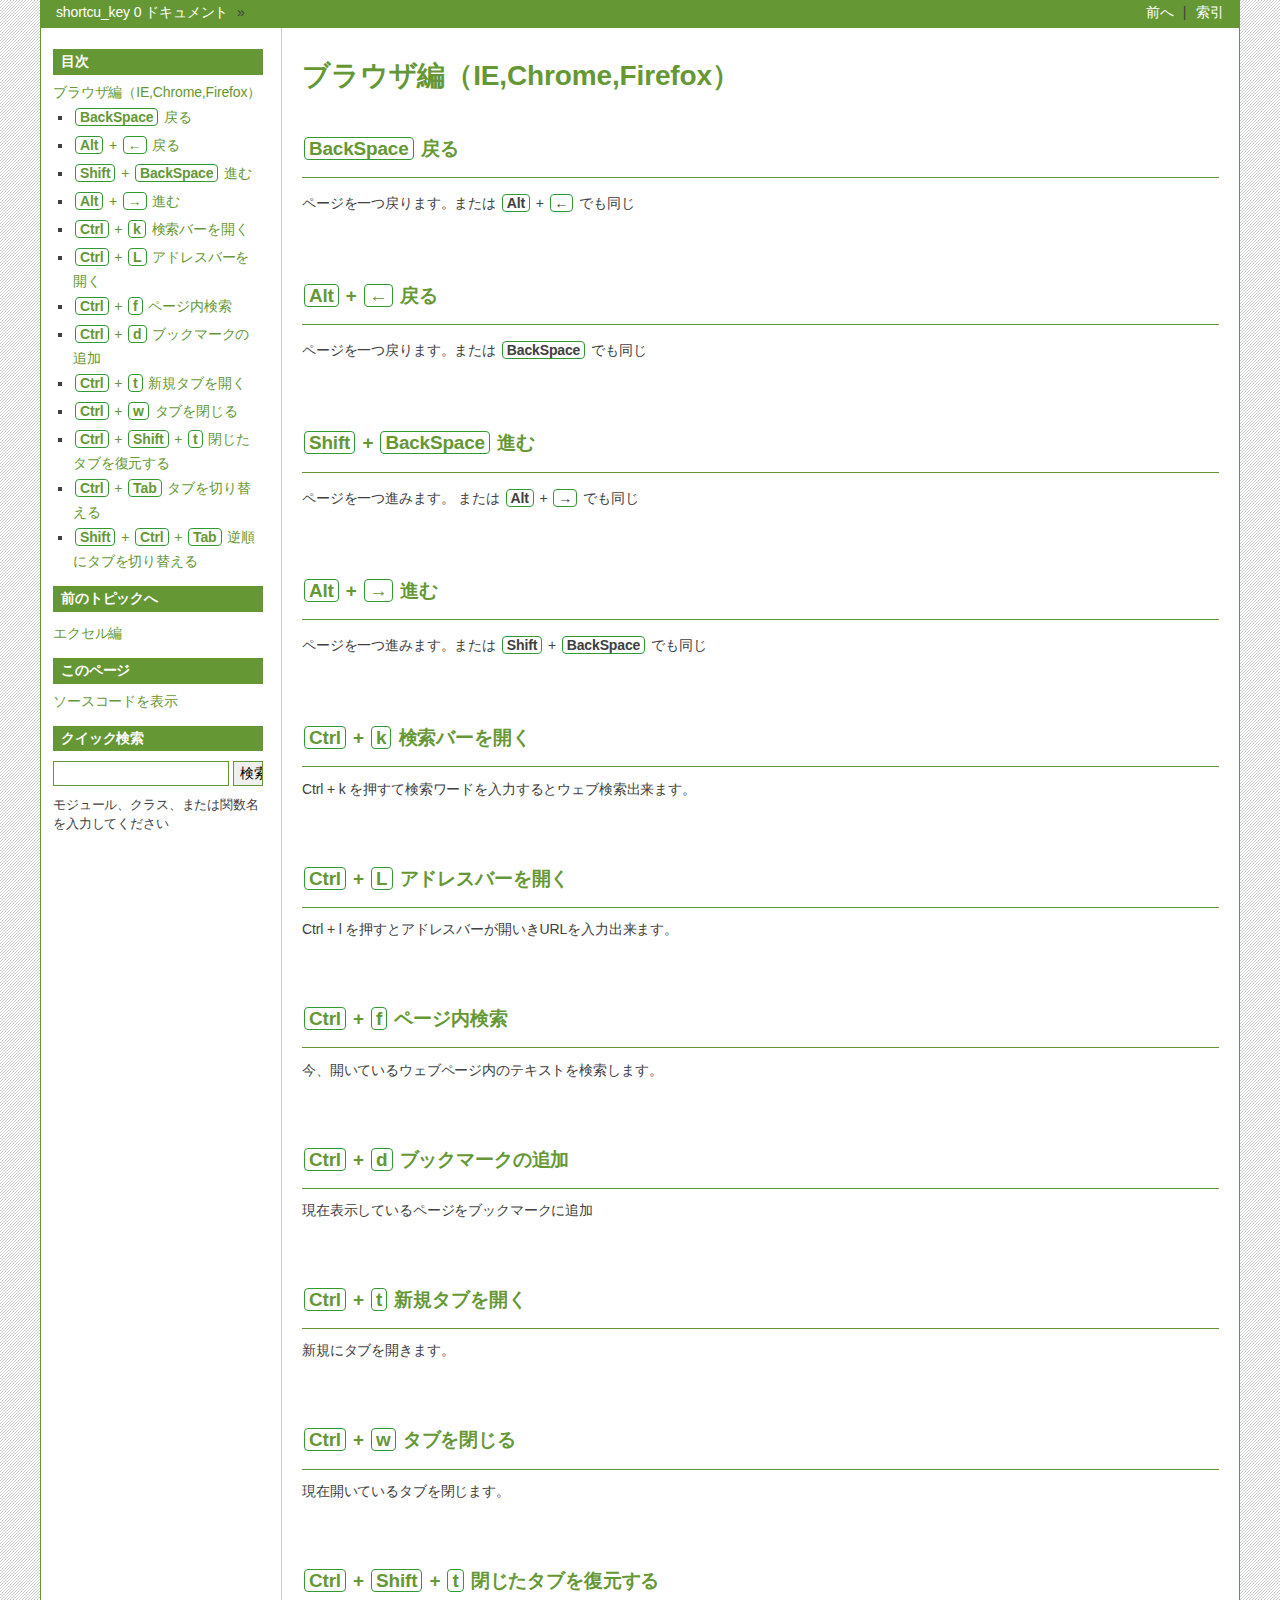
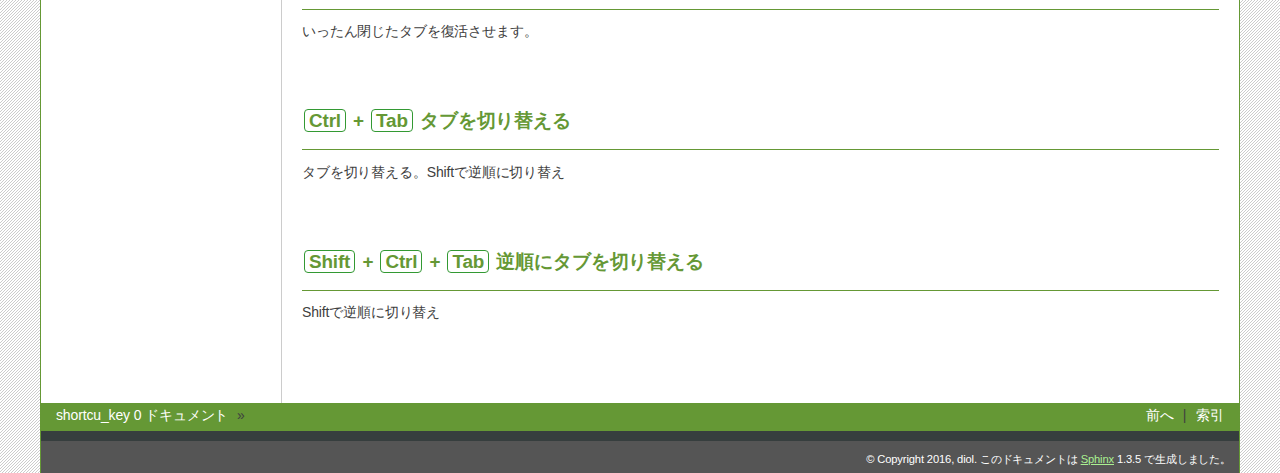
<file: _build/html/browser.html>
<!DOCTYPE html PUBLIC "-//W3C//DTD XHTML 1.0 Transitional//EN"
  "http://www.w3.org/TR/xhtml1/DTD/xhtml1-transitional.dtd">


<html xmlns="http://www.w3.org/1999/xhtml">
  <head>
    <meta http-equiv="Content-Type" content="text/html; charset=utf-8" />
    
    <title>ブラウザ編（IE,Chrome,Firefox） &mdash; shortcu_key 0 ドキュメント</title>
    
    <link rel="stylesheet" href="_static/trstyle.css" type="text/css" />
    <link rel="stylesheet" href="_static/pygments.css" type="text/css" />
    <link rel="stylesheet" href="_static/user.css" type="text/css" />
    
    <script type="text/javascript">
      var DOCUMENTATION_OPTIONS = {
        URL_ROOT:    './',
        VERSION:     '0',
        COLLAPSE_INDEX: false,
        FILE_SUFFIX: '.html',
        HAS_SOURCE:  true
      };
    </script>
    <script type="text/javascript" src="_static/jquery.js"></script>
    <script type="text/javascript" src="_static/underscore.js"></script>
    <script type="text/javascript" src="_static/doctools.js"></script>
    <script type="text/javascript" src="_static/translations.js"></script>
    <link rel="top" title="shortcu_key 0 ドキュメント" href="index.html" />
    <link rel="prev" title="エクセル編" href="excel.html" /> 
  </head>
  <body role="document">
    <div class="related" role="navigation" aria-label="related navigation">
      <h3>ナビゲーション</h3>
      <ul>
        <li class="right" style="margin-right: 10px">
          <a href="genindex.html" title="総合索引"
             accesskey="I">索引</a></li>
        <li class="right" >
          <a href="excel.html" title="エクセル編"
             accesskey="P">前へ</a> |</li>
        <li class="nav-item nav-item-0"><a href="index.html">shortcu_key 0 ドキュメント</a> &raquo;</li> 
      </ul>
    </div>
      <div class="sphinxsidebar" role="navigation" aria-label="main navigation">
        <div class="sphinxsidebarwrapper">
  <h3><a href="index.html">目次</a></h3>
  <ul>
<li><a class="reference internal" href="#">ブラウザ編（IE,Chrome,Firefox）</a><ul>
<li><a class="reference internal" href="#backspace"><strong>BackSpace</strong> 戻る</a></li>
<li><a class="reference internal" href="#alt"><strong>Alt</strong> + <strong>←</strong> 戻る</a></li>
<li><a class="reference internal" href="#shift-backspace"><strong>Shift</strong> +  <strong>BackSpace</strong> 進む</a></li>
<li><a class="reference internal" href="#id1"><strong>Alt</strong> + <strong>→</strong> 進む</a></li>
<li><a class="reference internal" href="#ctrl-k"><strong>Ctrl</strong> + <strong>k</strong> 検索バーを開く</a></li>
<li><a class="reference internal" href="#ctrl-l"><strong>Ctrl</strong> + <strong>L</strong> アドレスバーを開く</a></li>
<li><a class="reference internal" href="#ctrl-f"><strong>Ctrl</strong> + <strong>f</strong> ページ内検索</a></li>
<li><a class="reference internal" href="#ctrl-d"><strong>Ctrl</strong> + <strong>d</strong> ブックマークの追加</a></li>
<li><a class="reference internal" href="#ctrl-t"><strong>Ctrl</strong> + <strong>t</strong> 新規タブを開く</a></li>
<li><a class="reference internal" href="#ctrl-w"><strong>Ctrl</strong> + <strong>w</strong> タブを閉じる</a></li>
<li><a class="reference internal" href="#ctrl-shift-t"><strong>Ctrl</strong> + <strong>Shift</strong>  + <strong>t</strong> 閉じたタブを復元する</a></li>
<li><a class="reference internal" href="#ctrl-tab"><strong>Ctrl</strong> + <strong>Tab</strong> タブを切り替える</a></li>
<li><a class="reference internal" href="#shift-ctrl-tab"><strong>Shift</strong> + <strong>Ctrl</strong> + <strong>Tab</strong> 逆順にタブを切り替える</a></li>
</ul>
</li>
</ul>

  <h4>前のトピックへ</h4>
  <p class="topless"><a href="excel.html"
                        title="前の章へ">エクセル編</a></p>
  <div role="note" aria-label="source link">
    <h3>このページ</h3>
    <ul class="this-page-menu">
      <li><a href="_sources/browser.txt"
            rel="nofollow">ソースコードを表示</a></li>
    </ul>
   </div>
<div id="searchbox" style="display: none" role="search">
  <h3>クイック検索</h3>
    <form class="search" action="search.html" method="get">
      <input type="text" name="q" />
      <input type="submit" value="検索" />
      <input type="hidden" name="check_keywords" value="yes" />
      <input type="hidden" name="area" value="default" />
    </form>
    <p class="searchtip" style="font-size: 90%">
    モジュール、クラス、または関数名を入力してください
    </p>
</div>
<script type="text/javascript">$('#searchbox').show(0);</script>
        </div>
      </div>

    <div class="document">
      <div class="documentwrapper">
        <div class="bodywrapper">
          <div class="body" role="main">
            
  <div class="section" id="ie-chrome-firefox">
<h1>ブラウザ編（IE,Chrome,Firefox）<a class="headerlink" href="#ie-chrome-firefox" title="このヘッドラインへのパーマリンク">¶</a></h1>
<div class="section" id="backspace">
<h2><strong>BackSpace</strong> 戻る<a class="headerlink" href="#backspace" title="このヘッドラインへのパーマリンク">¶</a></h2>
<p>ページを一つ戻ります。または <strong>Alt</strong> + <strong>←</strong> でも同じ</p>
</div>
<div class="section" id="alt">
<h2><strong>Alt</strong> + <strong>←</strong> 戻る<a class="headerlink" href="#alt" title="このヘッドラインへのパーマリンク">¶</a></h2>
<p>ページを一つ戻ります。または <strong>BackSpace</strong> でも同じ</p>
</div>
<div class="section" id="shift-backspace">
<h2><strong>Shift</strong> +  <strong>BackSpace</strong> 進む<a class="headerlink" href="#shift-backspace" title="このヘッドラインへのパーマリンク">¶</a></h2>
<p>ページを一つ進みます。 または <strong>Alt</strong> + <strong>→</strong> でも同じ</p>
</div>
<div class="section" id="id1">
<h2><strong>Alt</strong> + <strong>→</strong> 進む<a class="headerlink" href="#id1" title="このヘッドラインへのパーマリンク">¶</a></h2>
<p>ページを一つ進みます。または <strong>Shift</strong> +  <strong>BackSpace</strong> でも同じ</p>
</div>
<div class="section" id="ctrl-k">
<h2><strong>Ctrl</strong> + <strong>k</strong> 検索バーを開く<a class="headerlink" href="#ctrl-k" title="このヘッドラインへのパーマリンク">¶</a></h2>
<p>Ctrl + k を押すて検索ワードを入力するとウェブ検索出来ます。</p>
</div>
<div class="section" id="ctrl-l">
<h2><strong>Ctrl</strong> + <strong>L</strong> アドレスバーを開く<a class="headerlink" href="#ctrl-l" title="このヘッドラインへのパーマリンク">¶</a></h2>
<p>Ctrl + l を押すとアドレスバーが開いきURLを入力出来ます。</p>
</div>
<div class="section" id="ctrl-f">
<h2><strong>Ctrl</strong> + <strong>f</strong> ページ内検索<a class="headerlink" href="#ctrl-f" title="このヘッドラインへのパーマリンク">¶</a></h2>
<p>今、開いているウェブページ内のテキストを検索します。</p>
</div>
<div class="section" id="ctrl-d">
<h2><strong>Ctrl</strong> + <strong>d</strong> ブックマークの追加<a class="headerlink" href="#ctrl-d" title="このヘッドラインへのパーマリンク">¶</a></h2>
<p>現在表示しているページをブックマークに追加</p>
</div>
<div class="section" id="ctrl-t">
<h2><strong>Ctrl</strong> + <strong>t</strong> 新規タブを開く<a class="headerlink" href="#ctrl-t" title="このヘッドラインへのパーマリンク">¶</a></h2>
<p>新規にタブを開きます。</p>
</div>
<div class="section" id="ctrl-w">
<h2><strong>Ctrl</strong> + <strong>w</strong> タブを閉じる<a class="headerlink" href="#ctrl-w" title="このヘッドラインへのパーマリンク">¶</a></h2>
<p>現在開いているタブを閉じます。</p>
</div>
<div class="section" id="ctrl-shift-t">
<h2><strong>Ctrl</strong> + <strong>Shift</strong>  + <strong>t</strong> 閉じたタブを復元する<a class="headerlink" href="#ctrl-shift-t" title="このヘッドラインへのパーマリンク">¶</a></h2>
<p>いったん閉じたタブを復活させます。</p>
</div>
<div class="section" id="ctrl-tab">
<h2><strong>Ctrl</strong> + <strong>Tab</strong> タブを切り替える<a class="headerlink" href="#ctrl-tab" title="このヘッドラインへのパーマリンク">¶</a></h2>
<p>タブを切り替える。Shiftで逆順に切り替え</p>
</div>
<div class="section" id="shift-ctrl-tab">
<h2><strong>Shift</strong> + <strong>Ctrl</strong> + <strong>Tab</strong> 逆順にタブを切り替える<a class="headerlink" href="#shift-ctrl-tab" title="このヘッドラインへのパーマリンク">¶</a></h2>
<p>Shiftで逆順に切り替え</p>
</div>
</div>


          </div>
        </div>
      </div>
      <div class="clearer"></div>
    </div>
    <div class="related" role="navigation" aria-label="related navigation">
      <h3>ナビゲーション</h3>
      <ul>
        <li class="right" style="margin-right: 10px">
          <a href="genindex.html" title="総合索引"
             >索引</a></li>
        <li class="right" >
          <a href="excel.html" title="エクセル編"
             >前へ</a> |</li>
        <li class="nav-item nav-item-0"><a href="index.html">shortcu_key 0 ドキュメント</a> &raquo;</li> 
      </ul>
    </div>
    <div class="footer" role="contentinfo">
        &copy; Copyright 2016, diol.
      このドキュメントは <a href="http://sphinx-doc.org/">Sphinx</a> 1.3.5 で生成しました。
    </div>
  </body>
</html>
</file>
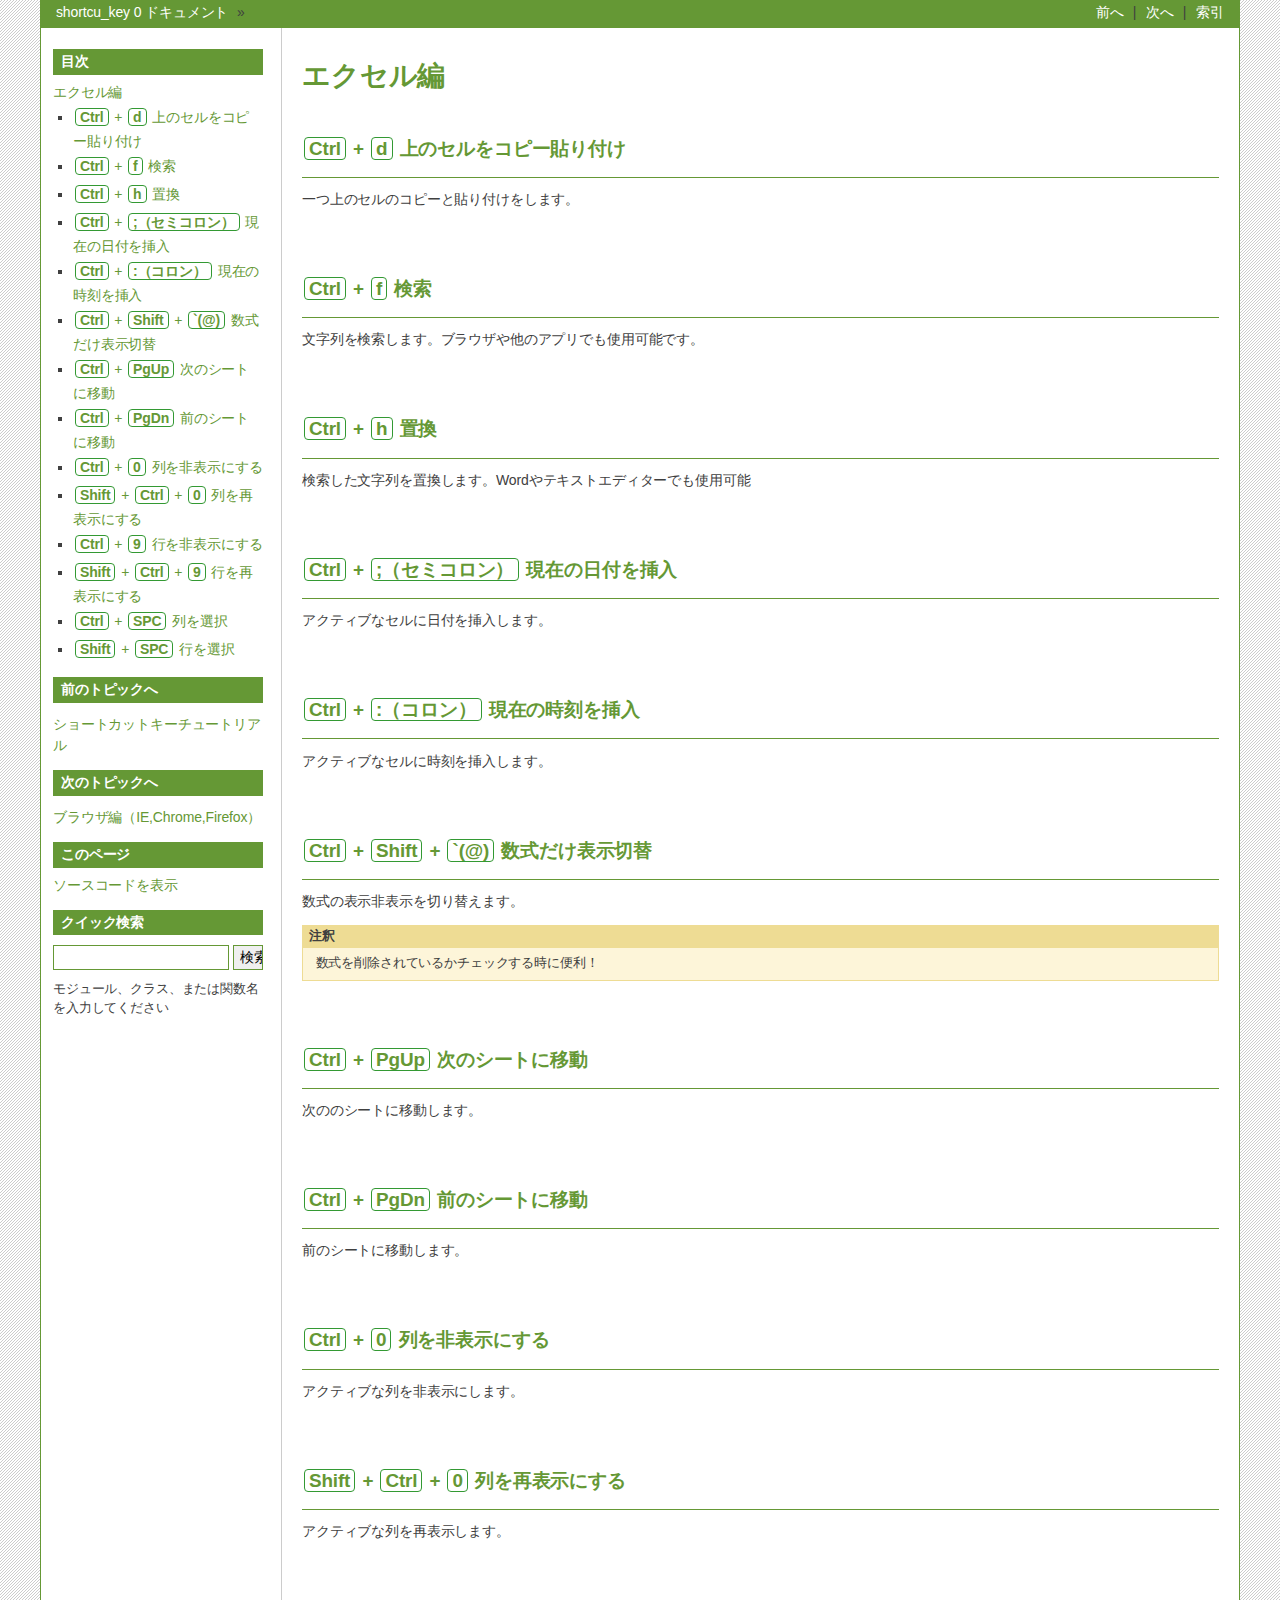
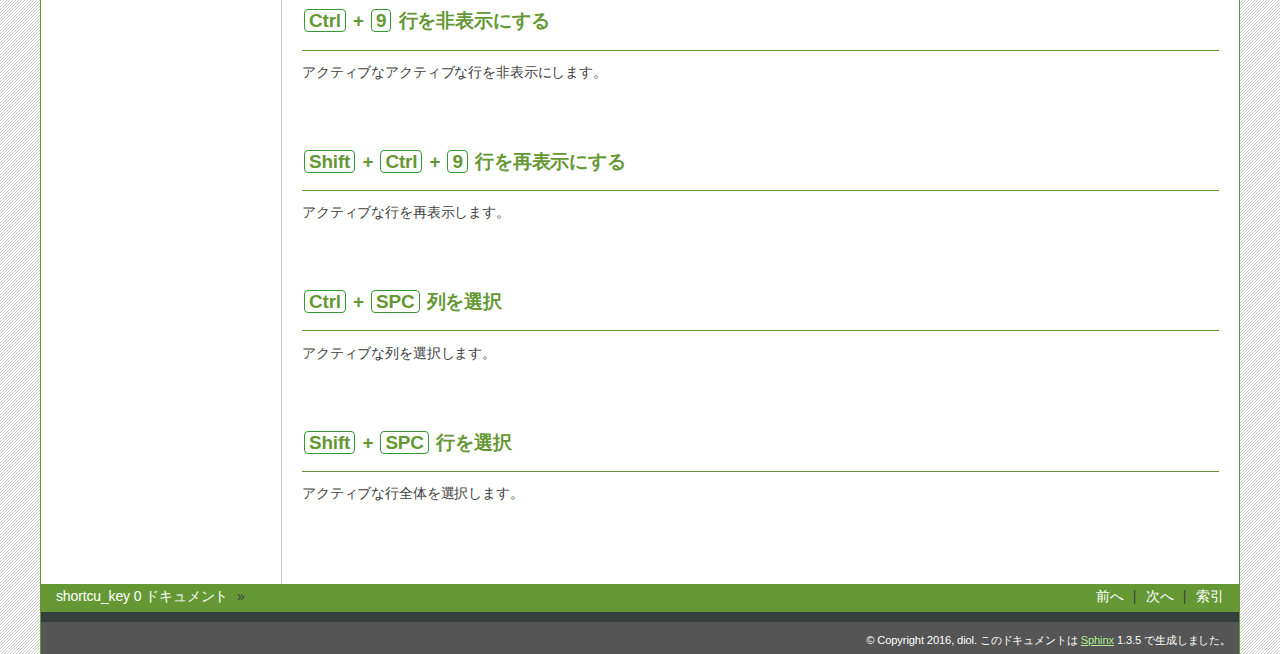
<file: _build/html/excel.html>
<!DOCTYPE html PUBLIC "-//W3C//DTD XHTML 1.0 Transitional//EN"
  "http://www.w3.org/TR/xhtml1/DTD/xhtml1-transitional.dtd">


<html xmlns="http://www.w3.org/1999/xhtml">
  <head>
    <meta http-equiv="Content-Type" content="text/html; charset=utf-8" />
    
    <title>エクセル編 &mdash; shortcu_key 0 ドキュメント</title>
    
    <link rel="stylesheet" href="_static/trstyle.css" type="text/css" />
    <link rel="stylesheet" href="_static/pygments.css" type="text/css" />
    <link rel="stylesheet" href="_static/user.css" type="text/css" />
    
    <script type="text/javascript">
      var DOCUMENTATION_OPTIONS = {
        URL_ROOT:    './',
        VERSION:     '0',
        COLLAPSE_INDEX: false,
        FILE_SUFFIX: '.html',
        HAS_SOURCE:  true
      };
    </script>
    <script type="text/javascript" src="_static/jquery.js"></script>
    <script type="text/javascript" src="_static/underscore.js"></script>
    <script type="text/javascript" src="_static/doctools.js"></script>
    <script type="text/javascript" src="_static/translations.js"></script>
    <link rel="top" title="shortcu_key 0 ドキュメント" href="index.html" />
    <link rel="next" title="ブラウザ編（IE,Chrome,Firefox）" href="browser.html" />
    <link rel="prev" title="ショートカットキーチュートリアル" href="basic.html" /> 
  </head>
  <body role="document">
    <div class="related" role="navigation" aria-label="related navigation">
      <h3>ナビゲーション</h3>
      <ul>
        <li class="right" style="margin-right: 10px">
          <a href="genindex.html" title="総合索引"
             accesskey="I">索引</a></li>
        <li class="right" >
          <a href="browser.html" title="ブラウザ編（IE,Chrome,Firefox）"
             accesskey="N">次へ</a> |</li>
        <li class="right" >
          <a href="basic.html" title="ショートカットキーチュートリアル"
             accesskey="P">前へ</a> |</li>
        <li class="nav-item nav-item-0"><a href="index.html">shortcu_key 0 ドキュメント</a> &raquo;</li> 
      </ul>
    </div>
      <div class="sphinxsidebar" role="navigation" aria-label="main navigation">
        <div class="sphinxsidebarwrapper">
  <h3><a href="index.html">目次</a></h3>
  <ul>
<li><a class="reference internal" href="#">エクセル編</a><ul>
<li><a class="reference internal" href="#ctrl-d"><strong>Ctrl</strong> + <strong>d</strong> 上のセルをコピー貼り付け</a></li>
<li><a class="reference internal" href="#ctrl-f"><strong>Ctrl</strong> + <strong>f</strong> 検索</a></li>
<li><a class="reference internal" href="#ctrl-h"><strong>Ctrl</strong> + <strong>h</strong> 置換</a></li>
<li><a class="reference internal" href="#ctrl"><strong>Ctrl</strong> + <strong>;（セミコロン）</strong> 現在の日付を挿入</a></li>
<li><a class="reference internal" href="#id2"><strong>Ctrl</strong> + <strong>:（コロン）</strong> 現在の時刻を挿入</a></li>
<li><a class="reference internal" href="#ctrl-shift"><strong>Ctrl</strong> + <strong>Shift</strong> + <strong>`(&#64;)</strong> 数式だけ表示切替</a></li>
<li><a class="reference internal" href="#ctrl-pgup"><strong>Ctrl</strong> + <strong>PgUp</strong> 次のシートに移動</a></li>
<li><a class="reference internal" href="#ctrl-pgdn"><strong>Ctrl</strong> + <strong>PgDn</strong> 前のシートに移動</a></li>
<li><a class="reference internal" href="#ctrl-0"><strong>Ctrl</strong> + <strong>0</strong> 列を非表示にする</a></li>
<li><a class="reference internal" href="#shift-ctrl-0"><strong>Shift</strong> + <strong>Ctrl</strong> + <strong>0</strong> 列を再表示にする</a></li>
<li><a class="reference internal" href="#ctrl-9"><strong>Ctrl</strong> + <strong>9</strong> 行を非表示にする</a></li>
<li><a class="reference internal" href="#shift-ctrl-9"><strong>Shift</strong> + <strong>Ctrl</strong> + <strong>9</strong> 行を再表示にする</a></li>
<li><a class="reference internal" href="#ctrl-spc"><strong>Ctrl</strong> + <strong>SPC</strong> 列を選択</a></li>
<li><a class="reference internal" href="#shift-spc"><strong>Shift</strong> + <strong>SPC</strong> 行を選択</a></li>
</ul>
</li>
</ul>

  <h4>前のトピックへ</h4>
  <p class="topless"><a href="basic.html"
                        title="前の章へ">ショートカットキーチュートリアル</a></p>
  <h4>次のトピックへ</h4>
  <p class="topless"><a href="browser.html"
                        title="次の章へ">ブラウザ編（IE,Chrome,Firefox）</a></p>
  <div role="note" aria-label="source link">
    <h3>このページ</h3>
    <ul class="this-page-menu">
      <li><a href="_sources/excel.txt"
            rel="nofollow">ソースコードを表示</a></li>
    </ul>
   </div>
<div id="searchbox" style="display: none" role="search">
  <h3>クイック検索</h3>
    <form class="search" action="search.html" method="get">
      <input type="text" name="q" />
      <input type="submit" value="検索" />
      <input type="hidden" name="check_keywords" value="yes" />
      <input type="hidden" name="area" value="default" />
    </form>
    <p class="searchtip" style="font-size: 90%">
    モジュール、クラス、または関数名を入力してください
    </p>
</div>
<script type="text/javascript">$('#searchbox').show(0);</script>
        </div>
      </div>

    <div class="document">
      <div class="documentwrapper">
        <div class="bodywrapper">
          <div class="body" role="main">
            
  <div class="section" id="id1">
<h1>エクセル編<a class="headerlink" href="#id1" title="このヘッドラインへのパーマリンク">¶</a></h1>
<div class="section" id="ctrl-d">
<h2><strong>Ctrl</strong> + <strong>d</strong> 上のセルをコピー貼り付け<a class="headerlink" href="#ctrl-d" title="このヘッドラインへのパーマリンク">¶</a></h2>
<p>一つ上のセルのコピーと貼り付けをします。</p>
</div>
<div class="section" id="ctrl-f">
<h2><strong>Ctrl</strong> + <strong>f</strong> 検索<a class="headerlink" href="#ctrl-f" title="このヘッドラインへのパーマリンク">¶</a></h2>
<p>文字列を検索します。ブラウザや他のアプリでも使用可能です。</p>
</div>
<div class="section" id="ctrl-h">
<h2><strong>Ctrl</strong> + <strong>h</strong> 置換<a class="headerlink" href="#ctrl-h" title="このヘッドラインへのパーマリンク">¶</a></h2>
<p>検索した文字列を置換します。Wordやテキストエディターでも使用可能</p>
</div>
<div class="section" id="ctrl">
<h2><strong>Ctrl</strong> + <strong>;（セミコロン）</strong> 現在の日付を挿入<a class="headerlink" href="#ctrl" title="このヘッドラインへのパーマリンク">¶</a></h2>
<p>アクティブなセルに日付を挿入します。</p>
</div>
<div class="section" id="id2">
<h2><strong>Ctrl</strong> + <strong>:（コロン）</strong> 現在の時刻を挿入<a class="headerlink" href="#id2" title="このヘッドラインへのパーマリンク">¶</a></h2>
<p>アクティブなセルに時刻を挿入します。</p>
</div>
<div class="section" id="ctrl-shift">
<h2><strong>Ctrl</strong> + <strong>Shift</strong> + <strong>`(&#64;)</strong> 数式だけ表示切替<a class="headerlink" href="#ctrl-shift" title="このヘッドラインへのパーマリンク">¶</a></h2>
<p>数式の表示非表示を切り替えます。</p>
<div class="admonition note">
<p class="first admonition-title">注釈</p>
<p class="last">数式を削除されているかチェックする時に便利！</p>
</div>
</div>
<div class="section" id="ctrl-pgup">
<h2><strong>Ctrl</strong> + <strong>PgUp</strong> 次のシートに移動<a class="headerlink" href="#ctrl-pgup" title="このヘッドラインへのパーマリンク">¶</a></h2>
<p>次ののシートに移動します。</p>
</div>
<div class="section" id="ctrl-pgdn">
<h2><strong>Ctrl</strong> + <strong>PgDn</strong> 前のシートに移動<a class="headerlink" href="#ctrl-pgdn" title="このヘッドラインへのパーマリンク">¶</a></h2>
<p>前のシートに移動します。</p>
</div>
<div class="section" id="ctrl-0">
<h2><strong>Ctrl</strong> + <strong>0</strong> 列を非表示にする<a class="headerlink" href="#ctrl-0" title="このヘッドラインへのパーマリンク">¶</a></h2>
<p>アクティブな列を非表示にします。</p>
</div>
<div class="section" id="shift-ctrl-0">
<h2><strong>Shift</strong> + <strong>Ctrl</strong> + <strong>0</strong> 列を再表示にする<a class="headerlink" href="#shift-ctrl-0" title="このヘッドラインへのパーマリンク">¶</a></h2>
<p>アクティブな列を再表示します。</p>
</div>
<div class="section" id="ctrl-9">
<h2><strong>Ctrl</strong> + <strong>9</strong> 行を非表示にする<a class="headerlink" href="#ctrl-9" title="このヘッドラインへのパーマリンク">¶</a></h2>
<p>アクティブなアクティブな行を非表示にします。</p>
</div>
<div class="section" id="shift-ctrl-9">
<h2><strong>Shift</strong> + <strong>Ctrl</strong> + <strong>9</strong> 行を再表示にする<a class="headerlink" href="#shift-ctrl-9" title="このヘッドラインへのパーマリンク">¶</a></h2>
<p>アクティブな行を再表示します。</p>
</div>
<div class="section" id="ctrl-spc">
<h2><strong>Ctrl</strong> + <strong>SPC</strong> 列を選択<a class="headerlink" href="#ctrl-spc" title="このヘッドラインへのパーマリンク">¶</a></h2>
<p>アクティブな列を選択します。</p>
</div>
<div class="section" id="shift-spc">
<h2><strong>Shift</strong> + <strong>SPC</strong> 行を選択<a class="headerlink" href="#shift-spc" title="このヘッドラインへのパーマリンク">¶</a></h2>
<p>アクティブな行全体を選択します。</p>
</div>
</div>


          </div>
        </div>
      </div>
      <div class="clearer"></div>
    </div>
    <div class="related" role="navigation" aria-label="related navigation">
      <h3>ナビゲーション</h3>
      <ul>
        <li class="right" style="margin-right: 10px">
          <a href="genindex.html" title="総合索引"
             >索引</a></li>
        <li class="right" >
          <a href="browser.html" title="ブラウザ編（IE,Chrome,Firefox）"
             >次へ</a> |</li>
        <li class="right" >
          <a href="basic.html" title="ショートカットキーチュートリアル"
             >前へ</a> |</li>
        <li class="nav-item nav-item-0"><a href="index.html">shortcu_key 0 ドキュメント</a> &raquo;</li> 
      </ul>
    </div>
    <div class="footer" role="contentinfo">
        &copy; Copyright 2016, diol.
      このドキュメントは <a href="http://sphinx-doc.org/">Sphinx</a> 1.3.5 で生成しました。
    </div>
  </body>
</html>
</file>
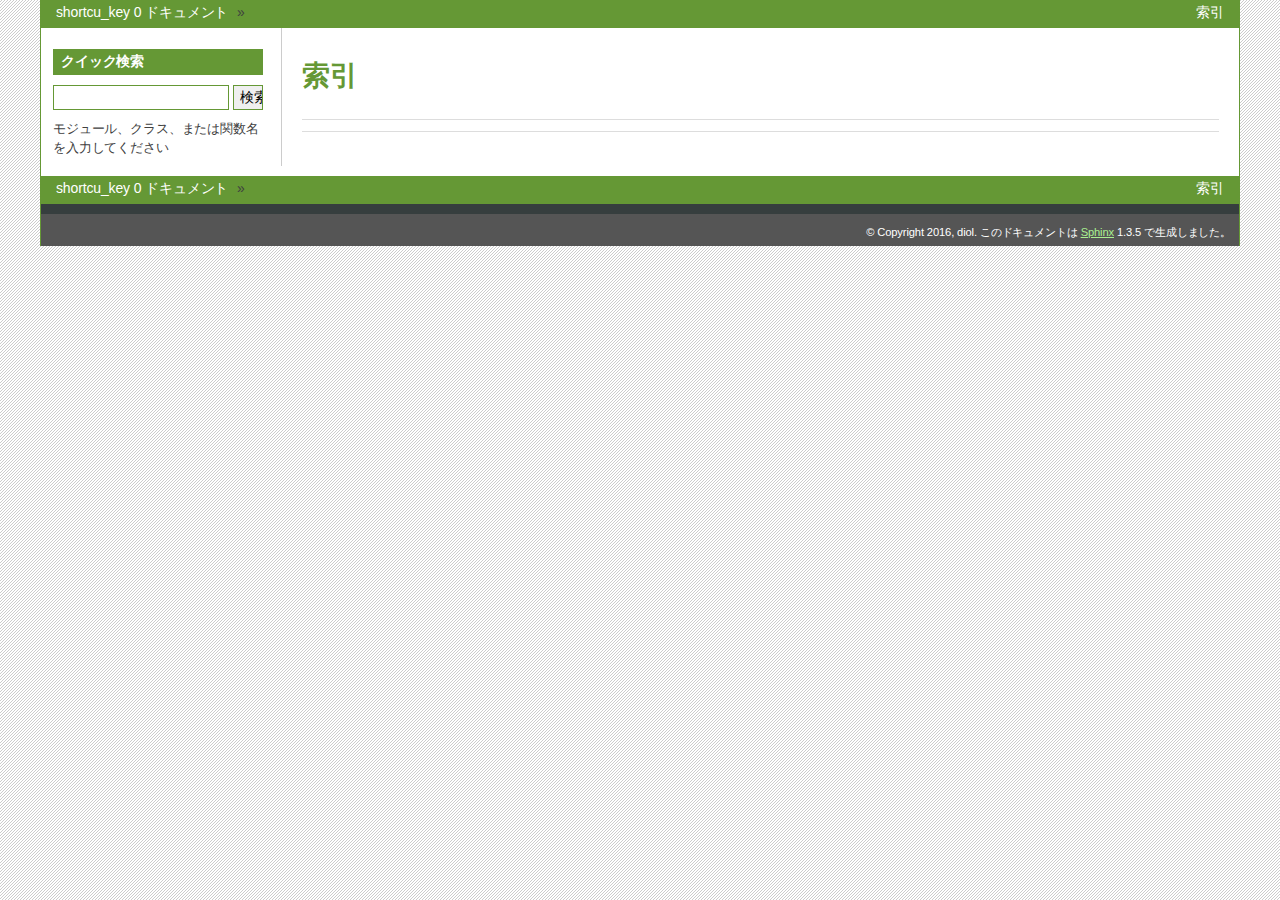
<file: _build/html/genindex.html>
<!DOCTYPE html PUBLIC "-//W3C//DTD XHTML 1.0 Transitional//EN"
  "http://www.w3.org/TR/xhtml1/DTD/xhtml1-transitional.dtd">


<html xmlns="http://www.w3.org/1999/xhtml">
  <head>
    <meta http-equiv="Content-Type" content="text/html; charset=utf-8" />
    
    <title>索引 &mdash; shortcu_key 0 ドキュメント</title>
    
    <link rel="stylesheet" href="_static/trstyle.css" type="text/css" />
    <link rel="stylesheet" href="_static/pygments.css" type="text/css" />
    <link rel="stylesheet" href="_static/user.css" type="text/css" />
    
    <script type="text/javascript">
      var DOCUMENTATION_OPTIONS = {
        URL_ROOT:    './',
        VERSION:     '0',
        COLLAPSE_INDEX: false,
        FILE_SUFFIX: '.html',
        HAS_SOURCE:  true
      };
    </script>
    <script type="text/javascript" src="_static/jquery.js"></script>
    <script type="text/javascript" src="_static/underscore.js"></script>
    <script type="text/javascript" src="_static/doctools.js"></script>
    <script type="text/javascript" src="_static/translations.js"></script>
    <link rel="top" title="shortcu_key 0 ドキュメント" href="index.html" /> 
  </head>
  <body role="document">
    <div class="related" role="navigation" aria-label="related navigation">
      <h3>ナビゲーション</h3>
      <ul>
        <li class="right" style="margin-right: 10px">
          <a href="#" title="総合索引"
             accesskey="I">索引</a></li>
        <li class="nav-item nav-item-0"><a href="index.html">shortcu_key 0 ドキュメント</a> &raquo;</li> 
      </ul>
    </div>
      <div class="sphinxsidebar" role="navigation" aria-label="main navigation">
        <div class="sphinxsidebarwrapper">

   

<div id="searchbox" style="display: none" role="search">
  <h3>クイック検索</h3>
    <form class="search" action="search.html" method="get">
      <input type="text" name="q" />
      <input type="submit" value="検索" />
      <input type="hidden" name="check_keywords" value="yes" />
      <input type="hidden" name="area" value="default" />
    </form>
    <p class="searchtip" style="font-size: 90%">
    モジュール、クラス、または関数名を入力してください
    </p>
</div>
<script type="text/javascript">$('#searchbox').show(0);</script>
        </div>
      </div>

    <div class="document">
      <div class="documentwrapper">
        <div class="bodywrapper">
          <div class="body" role="main">
            

<h1 id="index">索引</h1>

<div class="genindex-jumpbox">
 
</div>


          </div>
        </div>
      </div>
      <div class="clearer"></div>
    </div>
    <div class="related" role="navigation" aria-label="related navigation">
      <h3>ナビゲーション</h3>
      <ul>
        <li class="right" style="margin-right: 10px">
          <a href="#" title="総合索引"
             >索引</a></li>
        <li class="nav-item nav-item-0"><a href="index.html">shortcu_key 0 ドキュメント</a> &raquo;</li> 
      </ul>
    </div>
    <div class="footer" role="contentinfo">
        &copy; Copyright 2016, diol.
      このドキュメントは <a href="http://sphinx-doc.org/">Sphinx</a> 1.3.5 で生成しました。
    </div>
  </body>
</html>
</file>
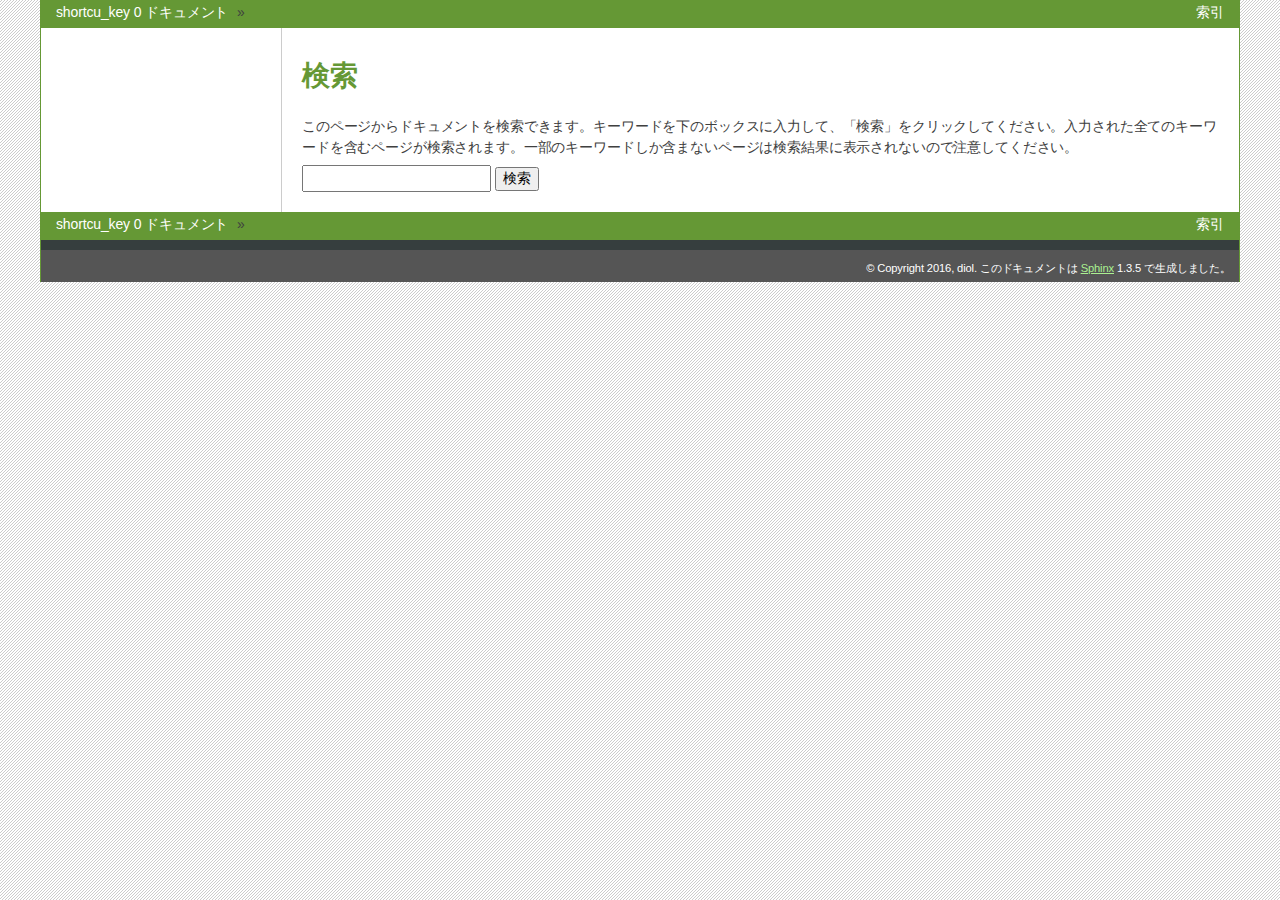
<file: _build/html/search.html>
<!DOCTYPE html PUBLIC "-//W3C//DTD XHTML 1.0 Transitional//EN"
  "http://www.w3.org/TR/xhtml1/DTD/xhtml1-transitional.dtd">


<html xmlns="http://www.w3.org/1999/xhtml">
  <head>
    <meta http-equiv="Content-Type" content="text/html; charset=utf-8" />
    
    <title>検索 &mdash; shortcu_key 0 ドキュメント</title>
    
    <link rel="stylesheet" href="_static/trstyle.css" type="text/css" />
    <link rel="stylesheet" href="_static/pygments.css" type="text/css" />
    <link rel="stylesheet" href="_static/user.css" type="text/css" />
    
    <script type="text/javascript">
      var DOCUMENTATION_OPTIONS = {
        URL_ROOT:    './',
        VERSION:     '0',
        COLLAPSE_INDEX: false,
        FILE_SUFFIX: '.html',
        HAS_SOURCE:  true
      };
    </script>
    <script type="text/javascript" src="_static/jquery.js"></script>
    <script type="text/javascript" src="_static/underscore.js"></script>
    <script type="text/javascript" src="_static/doctools.js"></script>
    <script type="text/javascript" src="_static/translations.js"></script>
    <script type="text/javascript" src="_static/searchtools.js"></script>
    <link rel="top" title="shortcu_key 0 ドキュメント" href="index.html" />
  <script type="text/javascript">
    jQuery(function() { Search.loadIndex("searchindex.js"); });
  </script>
  
  <script type="text/javascript" id="searchindexloader"></script>
   

  </head>
  <body role="document">
    <div class="related" role="navigation" aria-label="related navigation">
      <h3>ナビゲーション</h3>
      <ul>
        <li class="right" style="margin-right: 10px">
          <a href="genindex.html" title="総合索引"
             accesskey="I">索引</a></li>
        <li class="nav-item nav-item-0"><a href="index.html">shortcu_key 0 ドキュメント</a> &raquo;</li> 
      </ul>
    </div>
      <div class="sphinxsidebar" role="navigation" aria-label="main navigation">
        <div class="sphinxsidebarwrapper">
        </div>
      </div>

    <div class="document">
      <div class="documentwrapper">
        <div class="bodywrapper">
          <div class="body" role="main">
            
  <h1 id="search-documentation">検索</h1>
  <div id="fallback" class="admonition warning">
  <script type="text/javascript">$('#fallback').hide();</script>
  <p>
    検索機能を使うには JavaScript を有効にしてください。
  </p>
  </div>
  <p>
    このページからドキュメントを検索できます。キーワードを下のボックスに入力して、「検索」をクリックしてください。入力された全てのキーワードを含むページが検索されます。一部のキーワードしか含まないページは検索結果に表示されないので注意してください。
  </p>
  <form action="" method="get">
    <input type="text" name="q" value="" />
    <input type="submit" value="検索" />
    <span id="search-progress" style="padding-left: 10px"></span>
  </form>
  
  <div id="search-results">
  
  </div>

          </div>
        </div>
      </div>
      <div class="clearer"></div>
    </div>
    <div class="related" role="navigation" aria-label="related navigation">
      <h3>ナビゲーション</h3>
      <ul>
        <li class="right" style="margin-right: 10px">
          <a href="genindex.html" title="総合索引"
             >索引</a></li>
        <li class="nav-item nav-item-0"><a href="index.html">shortcu_key 0 ドキュメント</a> &raquo;</li> 
      </ul>
    </div>
    <div class="footer" role="contentinfo">
        &copy; Copyright 2016, diol.
      このドキュメントは <a href="http://sphinx-doc.org/">Sphinx</a> 1.3.5 で生成しました。
    </div>
  </body>
</html>
</file>
<file: _build/html/_static/trstyle.css>
/*
 * trstyle.css_t
 * ~~~~~~~~~~~~~~
 *
 * Sphinx stylesheet -- TriAx Corp style theme.
 *
 * :copyright: Copyright 2011 by Sphinx-users.jp, see AUTHORS.
 * :license: MIT, see LICENSE for details.
 *
 */

@import url("basic.css");

/* -- page layout ----------------------------------------------------------- */

body {
    font-family: 'Lucida Grande', 'Lucida Sans Unicode', 'Geneva',
                 'Verdana', sans-serif;
    font-size: 14px;
    letter-spacing: -0.01em;
    line-height: 150%;
    text-align: center;
    background-color: white;
    background-image: url(background_b01.png);
    color: #404040;
    padding: 0;
    border-right: 1px solid #659835;
    border-left: 1px solid #659835;

    margin: 0px 40px 0px 40px;
    min-width: 740px;
}

div.document {
    background-color: white;
    text-align: left;
    background-repeat: repeat-x;
}

div.bodywrapper {
    margin: 0 0 0 240px;
    border-left: 1px solid #ccc;
}

div.body {
    margin: 0;
    padding: 0.5em 20px 20px 20px;
}

div.related {
    font-size: 1em;
}

div.related ul {
    background-color: #659835;
    height: 2em;
}

div.related ul li {
    text: white;
    margin: 0;
    padding: 0;
    height: 2em;
    float: left;
}

div.related ul li.right {
    float: right;
    margin-right: 5px;
}

div.related ul li a {
    margin: 0;
    padding: 0 5px 0 5px;
    line-height: 1.75em;
    color: #fff;
}

div.related ul li a:hover {
    color: #fff;
    text-decoration: underline;
}

div.sphinxsidebarwrapper {
    padding: 0;
}

div.sphinxsidebar {
    margin: 0;
    padding: 0.5em 12px 12px 12px;
    width: 210px;
    font-size: 1em;
    text-align: left;
}

div.sphinxsidebar h3, div.sphinxsidebar h4 {
    margin: 1em 0 0.5em 0;
    font-size: 1em;
    padding: 0.1em 0 0.1em 0.5em;
    color: white;
    border: 1px solid #659835;
    background-color: #659835;
}

div.sphinxsidebar h3 a {
    color: white;
}

div.sphinxsidebar ul {
    padding-left: 1.5em;
    margin-top: 7px;
    padding: 0;
    line-height: 130%;
}

div.sphinxsidebar ul ul {
    margin-left: 20px;
}

div.sphinxsidebar input {
    border: 1px solid #659835;
}

div.footer {
    background-color: #555;
    border-top: 10px solid #363E3E;
    color: white;
    padding: 10px 8px 5px 0;
    clear: both;
    font-size: 0.8em;
    text-align: right;
}

div.footer a {
    color: #AAF091;
    text-decoration: underline;
}

/* -- body styles ----------------------------------------------------------- */

p {
    margin: 0.8em 0 0.5em 0;
}

a {
    color: #659835;
    text-decoration: none;
}

a:hover {
    color: #659835;
    text-decoration: underline;
}

div.body a {
    text-decoration: underline;
}

h1, h2, h3, h4, h5, h6 {
    color: #659835;
    font-weight: bold;
}

h1 {
    margin: 0;
    padding: 0.7em 0 0.3em 0;
    font-size: 2.0em;
}

h2 {
    margin: 1.3em 0 0.2em 0;
    font-size: 1.35em;
    padding-bottom: .5em;
    border-bottom: 1px solid #659835;
}

h3 {
    margin: 1em 0 0.2em 0;
    font-size: 1.2em;
    padding-bottom: .3em;
    border-bottom: 1px solid #CCCCCC;
}

h4 {
    margin: 1em 0 0.2em 0;
    font-size: 1.0em;
    padding-bottom: .3em;
}

h5 {
    margin: 1em 0 0.2em 0;
    font-size: 0.85em;
    padding-bottom: .3em;
}

h6 {
    margin: 1em 0 0.2em 0;
    font-size: 0.6em;
    padding-bottom: .3em;
}


div.body h1 a.headerlink, div.body h2 a.headerlink, div.body h3 a.headerlink,
div.body h4 a.headerlink, div.body h5 a.headerlink, div.body h6 a.headerlink {
    color: #ddd!important;
}

h1 a.anchor, h2 a.anchor, h3 a.anchor,
h4 a.anchor, h5 a.anchor, h6 a.anchor {
    display: none;
    margin: 0 0 0 0.3em;
    padding: 0 0.2em 0 0.2em;
    color: #aaa!important;
}

h1:hover a.anchor, h2:hover a.anchor, h3:hover a.anchor, h4:hover a.anchor,
h5:hover a.anchor, h6:hover a.anchor {
    display: inline;
}

h1 a.anchor:hover, h2 a.anchor:hover, h3 a.anchor:hover, h4 a.anchor:hover,
h5 a.anchor:hover, h6 a.anchor:hover {
    color: red;
    background-color: #eee;
}

a.headerlink {
    color: #c60f0f!important;
    font-size: 1em;
    margin-left: 6px;
    padding: 0 4px 0 4px;
    text-decoration: none!important;
}

a.headerlink:hover {
    background-color: #ccc;
    color: white!important;
}

cite, code, tt {
    font-family: 'Consolas', 'Deja Vu Sans Mono',
                 'Bitstream Vera Sans Mono', monospace;
    font-size: 0.95em;
    letter-spacing: 0.01em;
}

tt {
    background-color: #F2F2F2;
    border-bottom: 1px solid #ddd;
    color: #333;
}

tt.descname, tt.descclassname, tt.xref {
    border: 0;
}

hr {
    border: 1px solid #abc;
    margin: 2em;
}

a tt {
    border: 0;
    color: #CA7900;
}

a tt:hover {
    color: #2491CF;
}

pre {
    font-family: 'Consolas', 'Deja Vu Sans Mono',
                 'Bitstream Vera Sans Mono', monospace;
    font-size: 0.95em;
    letter-spacing: 0.015em;
    line-height: 120%;
    padding: 0.5em;
    border-right: 5px solid #ccc;
    border-left: 5px solid #ccc;
    background-color: #f8f8f8;
}

pre a {
    color: inherit;
    text-decoration: underline;
}

td.linenos pre {
    padding: 0.5em 0;
}

div.quotebar {
    background-color: #f8f8f8;
    max-width: 250px;
    float: right;
    padding: 2px 7px;
    border: 1px solid #ccc;
}

div.topic {
    background-color: #f8f8f8;
}

table {
    border-collapse: collapse;
    margin: 0 -0.5em 0 -0.5em;
}

table td, table th {
    padding: 0.2em 0.5em 0.2em 0.5em;
}

/* -- admonition styles ----------------------------------------------------------- */
div.admonition {
    font-size: 0.9em;
    margin: 1em 0 1em 0;
    border: 1px solid #57A957;
    background-color: #D1EED1;
    padding: 0;
}

div.admonition p {
    margin: 0.5em 1em 0.5em 1em;
    padding: 0;
}

div.admonition pre {
    margin: 0.4em 1em 0.4em 1em;
}

div.admonition p.admonition-title {
    margin: 0;
    padding: 0.1em 0 0.1em 0.5em;
    color: white;
    border-bottom: 1px solid #57A957;
    font-weight: bold;
    background-color: #57A957;
}

div.admonition ul, div.admonition ol {
    margin: 0.1em 0.5em 0.5em 3em;
    padding: 0;
}

/* -- danger, error -- */
div.danger,
div.error {
    background-color: #FDDFDE;
    border: 3px solid #C43C35;
}

div.danger p.admonition-title,
div.error p.admonition-title {
    background-color: #C43C35;
    border-bottom: 3px solid #C43C35;
}

/* -- warning, caution, attention -- */
div.warning,
div.caution,
div.attention {
    background-color: #FDDFDE;
    border: 1px solid #C43C35;
}

div.warning p.admonition-title,
div.caution p.admonition-title,
div.attention p.admonition-title {
    background-color: #C43C35;
    border-bottom: 1px solid #C43C35;
}

/* -- note, important -- */
div.note,
div.important {
    background-color: #FDF5D9;
    border: 1px solid #EEDC94;
}

div.note p.admonition-title,
div.important p.admonition-title {
    background-color: #EEDC94;
    border-bottom: 1px solid #EEDC94;
    color: #404040;
}

/* -- admonition-todo -- */
div.admonition-todo {
    background-color: #DDF4FB;
    border: 1px solid #339BB9;
}

div.admonition-todo p.admonition-title {
    background-color: #339BB9;
    border-bottom: 1px solid #339BB9;
}


div.versioninfo {
    margin: 1em 0 0 0;
    border: 1px solid #ccc;
    background-color: #DDEAF0;
    padding: 8px;
    line-height: 1.3em;
    font-size: 0.9em;
}

.viewcode-back {
    font-family: 'Lucida Grande', 'Lucida Sans Unicode', 'Geneva',
                 'Verdana', sans-serif;
}

div.viewcode-block:target {
    background-color: #f4debf;
    border-top: 1px solid #ac9;
    border-bottom: 1px solid #ac9;
}

p.versionchanged span.versionmodified {
    font-size: 0.9em;
    margin-right: 0.2em;
    padding: 0.1em;
    background-color: #DCE6A0;
}

/* -- table styles ---------------------------------------------------------- */

table.docutils {
    margin: 1em 0;
    padding: 0;
    border: 1px solid white;
    background-color: #f7f7f7;
}

table.docutils td, table.docutils th {
    padding: 1px 8px 1px 5px;
    border-top: 0;
    border-left: 0;
    border-right: 1px solid white;
    border-bottom: 1px solid white;
}

table.docutils td p {
    margin-top: 0;
    margin-bottom: 0.3em;
}

table.field-list td, table.field-list th {
    border: 0 !important;
}

table.footnote td, table.footnote th {
    border: 0 !important;
}

th {
    color: white;
    text-align: left;
    padding-right: 5px;
    background-color: #82A0BE;
}

/* -- end ------------------------------------------------------------------- */
</file>
<file: _build/html/_static/pygments.css>
.highlight .hll { background-color: #ffffcc }
.highlight  { background: #eeffcc; }
.highlight .c { color: #408090; font-style: italic } /* Comment */
.highlight .err { border: 1px solid #FF0000 } /* Error */
.highlight .k { color: #007020; font-weight: bold } /* Keyword */
.highlight .o { color: #666666 } /* Operator */
.highlight .ch { color: #408090; font-style: italic } /* Comment.Hashbang */
.highlight .cm { color: #408090; font-style: italic } /* Comment.Multiline */
.highlight .cp { color: #007020 } /* Comment.Preproc */
.highlight .cpf { color: #408090; font-style: italic } /* Comment.PreprocFile */
.highlight .c1 { color: #408090; font-style: italic } /* Comment.Single */
.highlight .cs { color: #408090; background-color: #fff0f0 } /* Comment.Special */
.highlight .gd { color: #A00000 } /* Generic.Deleted */
.highlight .ge { font-style: italic } /* Generic.Emph */
.highlight .gr { color: #FF0000 } /* Generic.Error */
.highlight .gh { color: #000080; font-weight: bold } /* Generic.Heading */
.highlight .gi { color: #00A000 } /* Generic.Inserted */
.highlight .go { color: #333333 } /* Generic.Output */
.highlight .gp { color: #c65d09; font-weight: bold } /* Generic.Prompt */
.highlight .gs { font-weight: bold } /* Generic.Strong */
.highlight .gu { color: #800080; font-weight: bold } /* Generic.Subheading */
.highlight .gt { color: #0044DD } /* Generic.Traceback */
.highlight .kc { color: #007020; font-weight: bold } /* Keyword.Constant */
.highlight .kd { color: #007020; font-weight: bold } /* Keyword.Declaration */
.highlight .kn { color: #007020; font-weight: bold } /* Keyword.Namespace */
.highlight .kp { color: #007020 } /* Keyword.Pseudo */
.highlight .kr { color: #007020; font-weight: bold } /* Keyword.Reserved */
.highlight .kt { color: #902000 } /* Keyword.Type */
.highlight .m { color: #208050 } /* Literal.Number */
.highlight .s { color: #4070a0 } /* Literal.String */
.highlight .na { color: #4070a0 } /* Name.Attribute */
.highlight .nb { color: #007020 } /* Name.Builtin */
.highlight .nc { color: #0e84b5; font-weight: bold } /* Name.Class */
.highlight .no { color: #60add5 } /* Name.Constant */
.highlight .nd { color: #555555; font-weight: bold } /* Name.Decorator */
.highlight .ni { color: #d55537; font-weight: bold } /* Name.Entity */
.highlight .ne { color: #007020 } /* Name.Exception */
.highlight .nf { color: #06287e } /* Name.Function */
.highlight .nl { color: #002070; font-weight: bold } /* Name.Label */
.highlight .nn { color: #0e84b5; font-weight: bold } /* Name.Namespace */
.highlight .nt { color: #062873; font-weight: bold } /* Name.Tag */
.highlight .nv { color: #bb60d5 } /* Name.Variable */
.highlight .ow { color: #007020; font-weight: bold } /* Operator.Word */
.highlight .w { color: #bbbbbb } /* Text.Whitespace */
.highlight .mb { color: #208050 } /* Literal.Number.Bin */
.highlight .mf { color: #208050 } /* Literal.Number.Float */
.highlight .mh { color: #208050 } /* Literal.Number.Hex */
.highlight .mi { color: #208050 } /* Literal.Number.Integer */
.highlight .mo { color: #208050 } /* Literal.Number.Oct */
.highlight .sb { color: #4070a0 } /* Literal.String.Backtick */
.highlight .sc { color: #4070a0 } /* Literal.String.Char */
.highlight .sd { color: #4070a0; font-style: italic } /* Literal.String.Doc */
.highlight .s2 { color: #4070a0 } /* Literal.String.Double */
.highlight .se { color: #4070a0; font-weight: bold } /* Literal.String.Escape */
.highlight .sh { color: #4070a0 } /* Literal.String.Heredoc */
.highlight .si { color: #70a0d0; font-style: italic } /* Literal.String.Interpol */
.highlight .sx { color: #c65d09 } /* Literal.String.Other */
.highlight .sr { color: #235388 } /* Literal.String.Regex */
.highlight .s1 { color: #4070a0 } /* Literal.String.Single */
.highlight .ss { color: #517918 } /* Literal.String.Symbol */
.highlight .bp { color: #007020 } /* Name.Builtin.Pseudo */
.highlight .vc { color: #bb60d5 } /* Name.Variable.Class */
.highlight .vg { color: #bb60d5 } /* Name.Variable.Global */
.highlight .vi { color: #bb60d5 } /* Name.Variable.Instance */
.highlight .il { color: #208050 } /* Literal.Number.Integer.Long */
</file>
<file: _build/html/_static/user.css>
* {
    line-height: 1.5em;
    font-size: 1em;
}

.section {
    margin-bottom: 60px;
}

strong {
    border: solid #393;
    border-width: 1px;
    margin: 2px;
    padding: 0 4px;
    border-radius: 4px;
    text-indent: 0;
    line-height: 2em;
}

.sphinxsidebarwrapper ul li {
}
</file>
